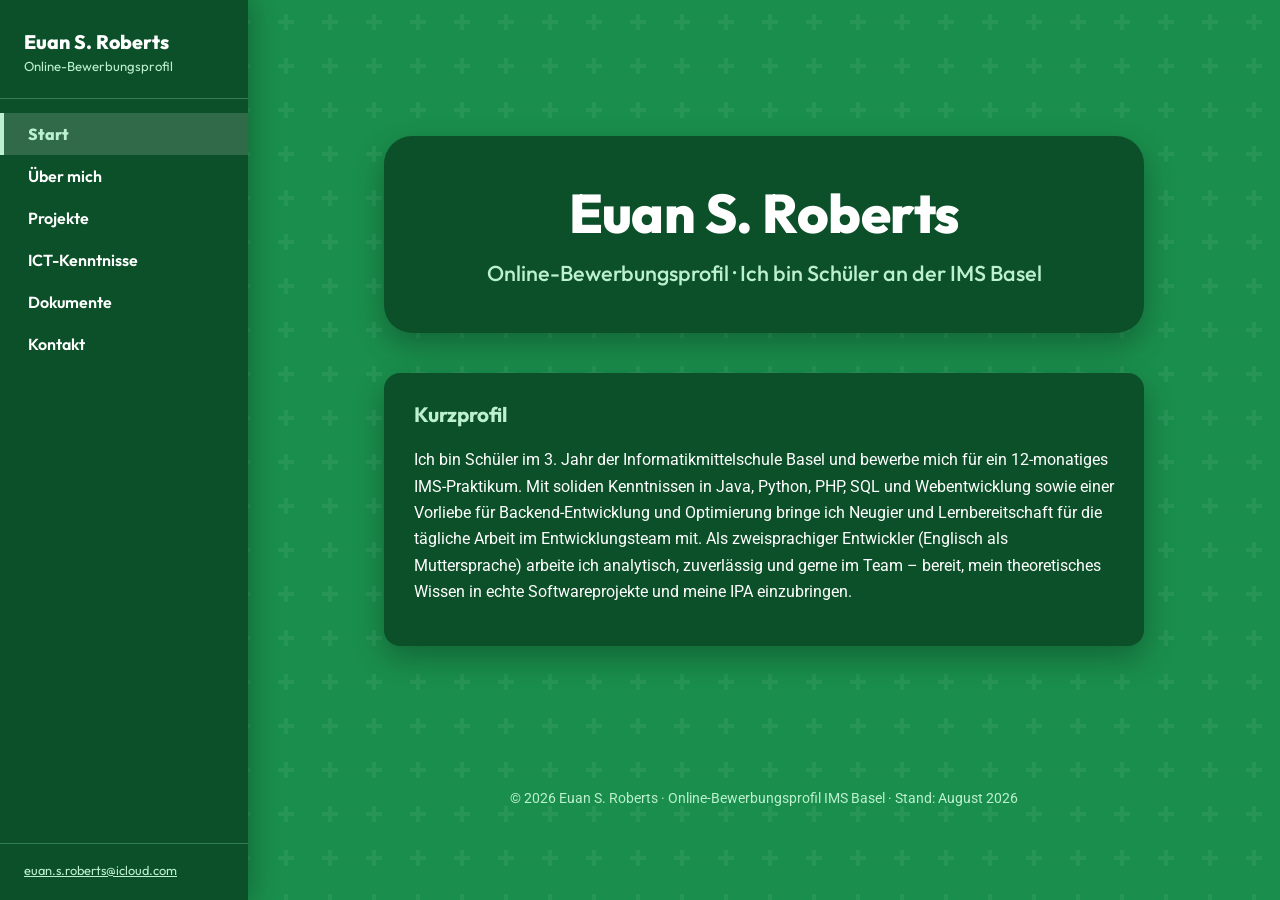
<file: index.html>
<!DOCTYPE html>
<html lang="de">
  <head>
    <meta charset="UTF-8" />
    <meta name="viewport" content="width=device-width, initial-scale=1.0" />
    <title>Euan S. Roberts | Online-Bewerbungsprofil</title>
    <meta name="description" content="Online-Bewerbungsprofil von Euan S. Roberts, Schüler an der Informatikmittelschule Basel, auf der Suche nach einem 12-monatigen IMS-Praktikum in der Applikationsentwicklung." />
    <meta name="author" content="Euan S. Roberts" />
    <link rel="icon" href="favicon.svg" type="image/svg+xml" />

    <!-- Vorschau, wenn der Link per Mail, Teams oder Chat geteilt wird -->
    <meta property="og:type" content="website" />
    <meta property="og:site_name" content="Euan S. Roberts – Online-Bewerbungsprofil" />
    <meta property="og:locale" content="de_CH" />
    <meta property="og:title" content="Euan S. Roberts – Online-Bewerbungsprofil" />
    <meta property="og:description" content="Online-Bewerbungsprofil von Euan S. Roberts, Schüler an der Informatikmittelschule Basel, auf der Suche nach einem 12-monatigen IMS-Praktikum in der Applikationsentwicklung." />
    <meta property="og:url" content="https://euansroberts.github.io/online-profil/" />
    <meta name="twitter:card" content="summary" />

    <link rel="preconnect" href="https://fonts.googleapis.com">
    <link rel="preconnect" href="https://fonts.gstatic.com" crossorigin>
    <link href="https://fonts.googleapis.com/css2?family=Outfit:wght@300..800&family=Roboto:wght@400;500&display=swap" rel="stylesheet">
    <link rel="stylesheet" href="styles/style.css">
    <script src="scripts/script.js" defer></script>
  </head>
  <body style="--h: 146;">

    <nav class="sidebar" aria-label="Hauptnavigation">
      <a class="sidebar-brand" href="index.html">
        <span class="brand-name">Euan S. Roberts</span>
        <span class="brand-role">Online-Bewerbungsprofil</span>
      </a>
      <ul class="nav-list">
        <li><a href="index.html" class="active" aria-current="page">Start</a></li>
        <li><a href="subpages/about_me.html">Über mich</a></li>
        <li><a href="subpages/projects.html">Projekte</a></li>
        <li><a href="subpages/ict_skills.html">ICT-Kenntnisse</a></li>
        <li><a href="subpages/documents.html">Dokumente</a></li>
        <li><a href="subpages/contact.html">Kontakt</a></li>
      </ul>
      <div class="sidebar-foot">
        <a href="mailto:euan.s.roberts@icloud.com">euan.s.roberts@icloud.com</a>
      </div>
    </nav>

    <main class="page page-home">

      <header class="hero">
        <div class="hero-inner">
          <h1>Euan S. Roberts</h1>
          <h2>Online-Bewerbungsprofil · Ich bin Schüler an der IMS Basel</h2>
        </div>
      </header>

      <section class="kurzprofil">
        <h2>Kurzprofil</h2>
        <p>
          Ich bin Schüler im 3. Jahr der Informatikmittelschule Basel und bewerbe
          mich für ein 12-monatiges IMS-Praktikum. Mit soliden Kenntnissen in
          Java, Python, PHP, SQL und Webentwicklung sowie einer Vorliebe für
          Backend-Entwicklung und Optimierung bringe ich Neugier und
          Lernbereitschaft für die tägliche Arbeit im Entwicklungsteam mit.
          Als zweisprachiger Entwickler (Englisch als Muttersprache) arbeite ich
          analytisch, zuverlässig und gerne im Team – bereit, mein theoretisches
          Wissen in echte Softwareprojekte und meine IPA einzubringen.
        </p>
      </section>

    </main>

    <footer class="site-footer">
      <p>© 2026 Euan S. Roberts · Online-Bewerbungsprofil IMS Basel · Stand: August 2026</p>
    </footer>

  </body>
</html>
</file>
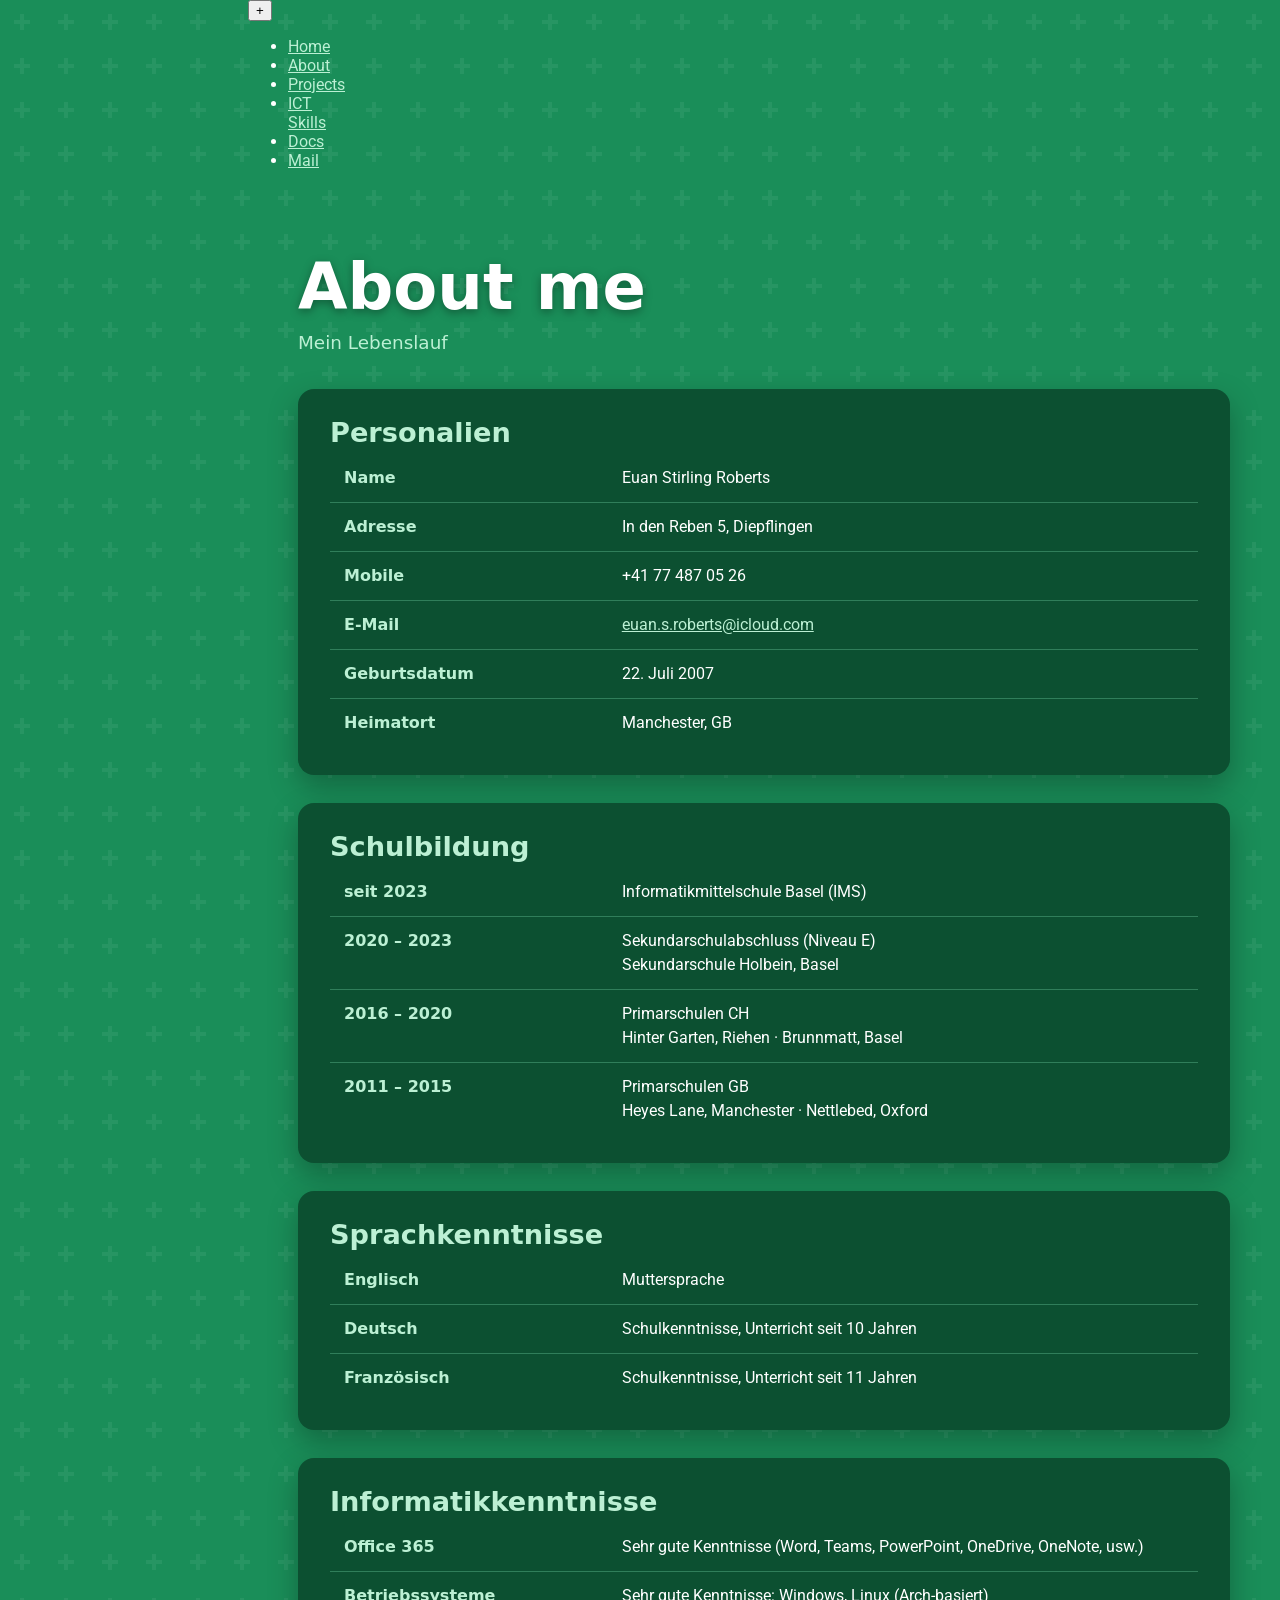
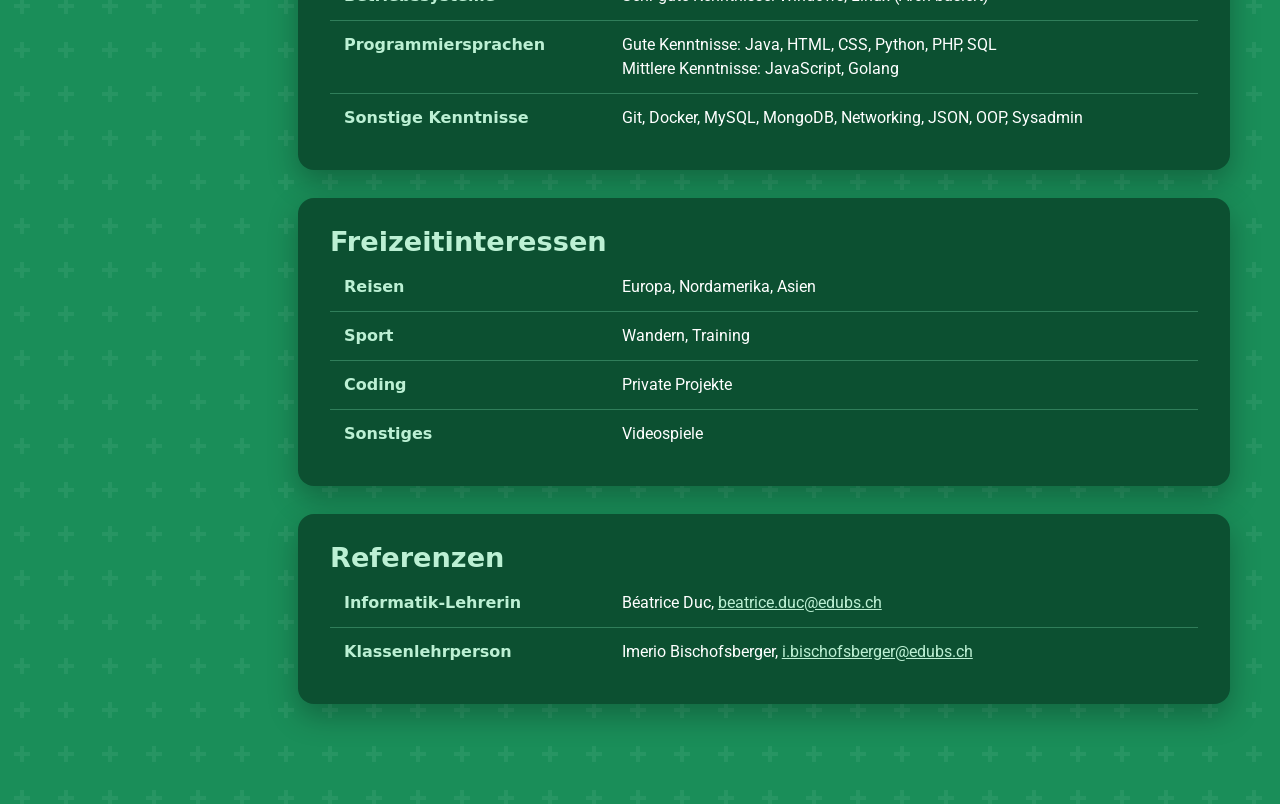
<file: about_me.html>
<!DOCTYPE html>
<html lang="de">
  <head>
    <meta charset="UTF-8" />
    <meta name="viewport" content="width=device-width, initial-scale=1.0" />
    <title>About me | Euan Roberts</title>
    <link rel="preconnect" href="https://fonts.googleapis.com">
    <link rel="preconnect" href="https://fonts.gstatic.com" crossorigin>
    <link href="https://fonts.googleapis.com/css2?family=Gluten:wght@100..900&family=Roboto:wght@400;500&display=swap" rel="stylesheet">
    <link rel="stylesheet" href="../styles/style.css">
    <script src="../scripts/script.js"></script>
    <style>
      /* The detail values (white text) use Roboto; labels keep Gluten */
      .data-table td { font-family: "Roboto", system-ui, sans-serif; }
    </style>
  </head>
  <body style="--h: 152.5;">

    <nav class="menu">
      <button class="menu-toggle" aria-label="Menü öffnen">+</button>
      <ul class="menu-items">
        <li><a href="../index.html">Home</a></li>
        <li><a href="about_me.html" class="active">About</a></li>
        <li><a href="projects.html">Projects</a></li>
        <li><a href="ict_skills.html">ICT<br>Skills</a></li>
        <li><a href="documents.html">Docs</a></li>
        <li><a href="contact.html">Mail</a></li>
      </ul>
    </nav>

    <main class="page">
      <h1 class="page-title">About me</h1>
      <p class="page-subtitle">Mein Lebenslauf</p>

      <section class="card">
        <h2>Personalien</h2>
        <table class="data-table">
          <tr><th>Name</th><td>Euan Stirling Roberts</td></tr>
          <tr><th>Adresse</th><td>In den Reben 5, Diepflingen</td></tr>
          <tr><th>Mobile</th><td>+41 77 487 05 26</td></tr>
          <tr><th>E-Mail</th><td><a href="mailto:euan.s.roberts@icloud.com">euan.s.roberts@icloud.com</a></td></tr>
          <tr><th>Geburtsdatum</th><td>22. Juli 2007</td></tr>
          <tr><th>Heimatort</th><td>Manchester, GB</td></tr>
        </table>
      </section>

      <section class="card">
        <h2>Schulbildung</h2>
        <table class="data-table">
          <tr><th>seit 2023</th><td>Informatikmittelschule Basel (IMS)</td></tr>
          <tr><th>2020 – 2023</th><td>Sekundarschulabschluss (Niveau E)<br>Sekundarschule Holbein, Basel</td></tr>
          <tr><th>2016 – 2020</th><td>Primarschulen CH<br>Hinter Garten, Riehen · Brunnmatt, Basel</td></tr>
          <tr><th>2011 – 2015</th><td>Primarschulen GB<br>Heyes Lane, Manchester · Nettlebed, Oxford</td></tr>
        </table>
      </section>

      <section class="card">
        <h2>Sprachkenntnisse</h2>
        <table class="data-table">
          <tr><th>Englisch</th><td>Muttersprache</td></tr>
          <tr><th>Deutsch</th><td>Schulkenntnisse, Unterricht seit 10 Jahren</td></tr>
          <tr><th>Französisch</th><td>Schulkenntnisse, Unterricht seit 11 Jahren</td></tr>
        </table>
      </section>

      <section class="card">
        <h2>Informatikkenntnisse</h2>
        <table class="data-table">
          <tr><th>Office 365</th><td>Sehr gute Kenntnisse (Word, Teams, PowerPoint, OneDrive, OneNote, usw.)</td></tr>
          <tr><th>Betriebssysteme</th><td>Sehr gute Kenntnisse: Windows, Linux (Arch-basiert)</td></tr>
          <tr><th>Programmiersprachen</th><td>Gute Kenntnisse: Java, HTML, CSS, Python, PHP, SQL<br>Mittlere Kenntnisse: JavaScript, Golang</td></tr>
          <tr><th>Sonstige Kenntnisse</th><td>Git, Docker, MySQL, MongoDB, Networking, JSON, OOP, Sysadmin</td></tr>
        </table>
      </section>

      <section class="card">
        <h2>Freizeitinteressen</h2>
        <table class="data-table">
          <tr><th>Reisen</th><td>Europa, Nordamerika, Asien</td></tr>
          <tr><th>Sport</th><td>Wandern, Training</td></tr>
          <tr><th>Coding</th><td>Private Projekte</td></tr>
          <tr><th>Sonstiges</th><td>Videospiele</td></tr>
        </table>
      </section>

      <section class="card">
        <h2>Referenzen</h2>
        <table class="data-table">
          <tr><th>Informatik-Lehrerin</th><td>Béatrice Duc, <a href="mailto:beatrice.duc@edubs.ch">beatrice.duc@edubs.ch</a></td></tr>
          <tr><th>Klassenlehrperson</th><td>Imerio Bischofsberger, <a href="mailto:i.bischofsberger@edubs.ch">i.bischofsberger@edubs.ch</a></td></tr>
        </table>
      </section>

    </main>
  </body>
</html>
</file>
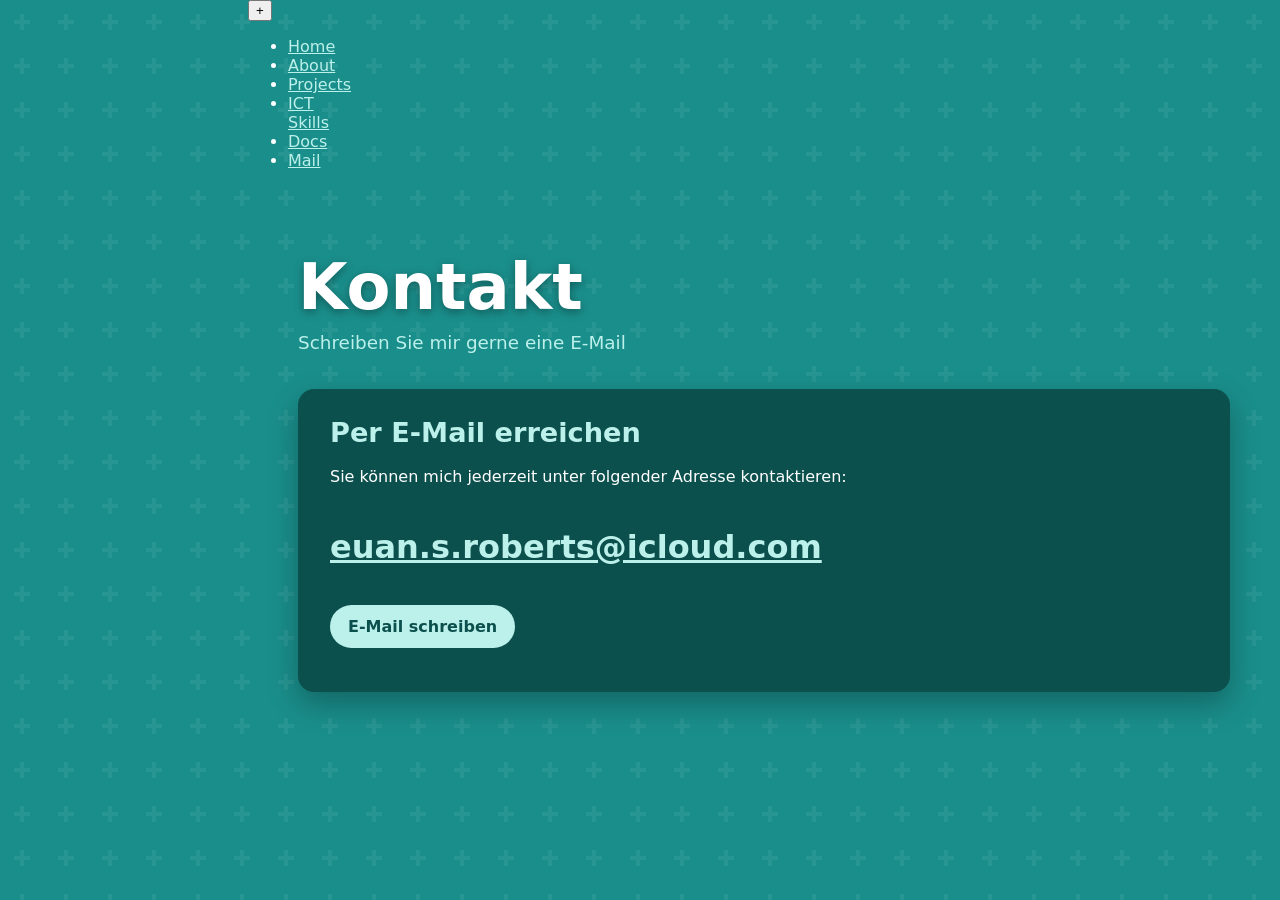
<file: contact.html>
<!DOCTYPE html>
<html lang="de">
  <head>
    <meta charset="UTF-8" />
    <meta name="viewport" content="width=device-width, initial-scale=1.0" />
    <title>Kontakt | Euan Roberts</title>
    <link rel="preconnect" href="https://fonts.googleapis.com">
    <link rel="preconnect" href="https://fonts.gstatic.com" crossorigin>
    <link href="https://fonts.googleapis.com/css2?family=Gluten:wght@100..900&display=swap" rel="stylesheet">
    <link rel="stylesheet" href="../styles/style.css">
    <script src="../scripts/script.js"></script>
  </head>
  <body style="--h: 178.5;">

    <nav class="menu">
      <button class="menu-toggle" aria-label="Menü öffnen">+</button>
      <ul class="menu-items">
        <li><a href="../index.html">Home</a></li>
        <li><a href="about_me.html">About</a></li>
        <li><a href="projects.html">Projects</a></li>
        <li><a href="ict_skills.html">ICT<br>Skills</a></li>
        <li><a href="documents.html">Docs</a></li>
        <li><a href="contact.html" class="active">Mail</a></li>
      </ul>
    </nav>

    <main class="page">
      <h1 class="page-title">Kontakt</h1>
      <p class="page-subtitle">Schreiben Sie mir gerne eine E-Mail</p>

      <section class="card">
        <h2>Per E-Mail erreichen</h2>
        <p>Sie können mich jederzeit unter folgender Adresse kontaktieren:</p>
        <p class="contact-big">
          <a href="mailto:euan.s.roberts@icloud.com">euan.s.roberts@icloud.com</a>
        </p>
        <p>
          <a class="btn"
             href="mailto:euan.s.roberts@icloud.com?subject=Bewerbung%20IMS-Praktikum%20%E2%80%93%20Euan%20Roberts">
            E-Mail schreiben
          </a>
        </p>
      </section>

    </main>
  </body>
</html>
</file>
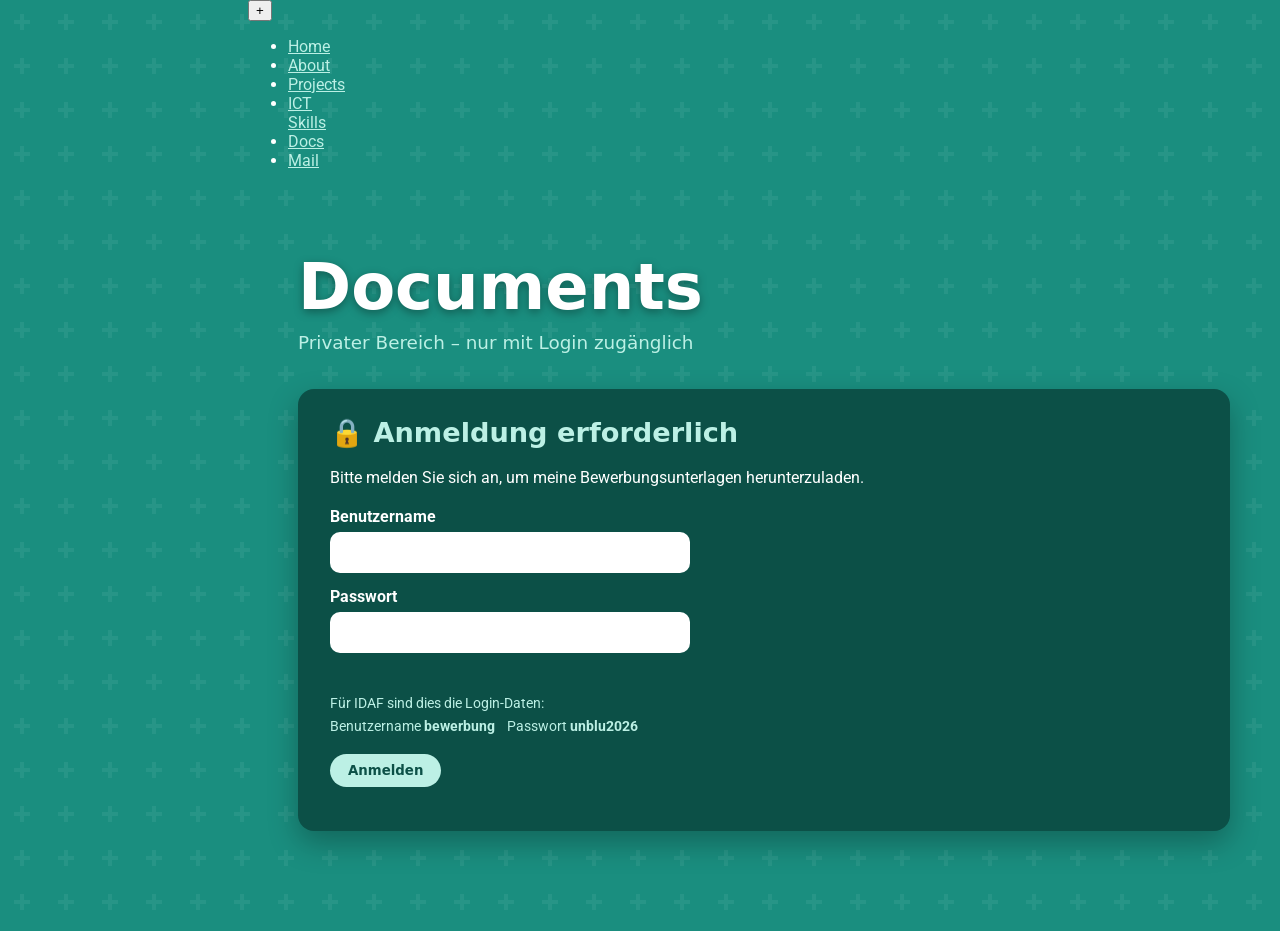
<file: documents.html>
<!DOCTYPE html>
<html lang="de">
  <head>
    <meta charset="UTF-8" />
    <meta name="viewport" content="width=device-width, initial-scale=1.0" />
    <title>Documents | Euan Roberts</title>
    <link rel="preconnect" href="https://fonts.googleapis.com">
    <link rel="preconnect" href="https://fonts.gstatic.com" crossorigin>
    <link href="https://fonts.googleapis.com/css2?family=Gluten:wght@100..900&family=Roboto:wght@400;500&display=swap" rel="stylesheet">
    <link rel="stylesheet" href="../styles/style.css">
    <script src="../scripts/script.js"></script>
  </head>
  <body style="--h: 172;">

    <nav class="menu">
      <button class="menu-toggle" aria-label="Menü öffnen">+</button>
      <ul class="menu-items">
        <li><a href="../index.html">Home</a></li>
        <li><a href="about_me.html">About</a></li>
        <li><a href="projects.html">Projects</a></li>
        <li><a href="ict_skills.html">ICT<br>Skills</a></li>
        <li><a href="documents.html" class="active">Docs</a></li>
        <li><a href="contact.html">Mail</a></li>
      </ul>
    </nav>

    <main class="page">
      <h1 class="page-title">Documents</h1>
      <p class="page-subtitle">Privater Bereich – nur mit Login zugänglich</p>

      <!-- Login box -->
      <section class="card" id="login-box">
        <h2>🔒 Anmeldung erforderlich</h2>
        <p>Bitte melden Sie sich an, um meine Bewerbungsunterlagen herunterzuladen.</p>
        <form class="login-form" id="login-form">
          <label for="username">Benutzername</label>
          <input type="text" id="username" name="username" autocomplete="username" required>
          <label for="password">Passwort</label>
          <input type="password" id="password" name="password" autocomplete="current-password" required>
          <div class="login-error" id="login-error"></div>
          <p class="legend" style="font-family: 'Roboto', system-ui, sans-serif;">
            Für IDAF sind dies die Login-Daten:<br>
            Benutzername <strong>bewerbung</strong>&nbsp;&nbsp;&nbsp; Passwort <strong>unblu2026</strong>
          </p>
          <p><button type="submit" class="btn">Anmelden</button></p>
        </form>
      </section>

      <!-- Locked content, revealed after login -->
      <section class="card hidden" id="locked-area">
        <h2>📄 Meine Bewerbungsunterlagen</h2>
        <p>Sämtliche Unterlagen stehen als PDF zum Download bereit.</p>
        <ul class="doc-list">
          <li>
            <span>Komplettes Bewerbungsdossier</span>
            <a class="btn" href="../private/IDAF_Bewerbungsdossier.pdf" download>Download</a>
          </li>
          <li>
            <span>Motivationsschreiben</span>
            <a class="btn" href="../private/IDAF_Bewerbungsdossier.pdf" download>Download</a>
          </li>
          <li>
            <span>Lebenslauf</span>
            <a class="btn" href="../private/IDAF_Bewerbungsdossier.pdf" download>Download</a>
          </li>
          <li>
            <span>Zeugnis</span>
            <a class="btn" href="../private/IDAF_Bewerbungsdossier.pdf" download>Download</a>
          </li>
          <li>
            <span>Modulnotenüberblick</span>
            <a class="btn" href="../private/IDAF_Bewerbungsdossier.pdf" download>Download</a>
          </li>
        </ul>
        <p class="legend">
          Hinweis: Motivationsschreiben, Lebenslauf, Zeugnis und
          Modulnotenüberblick sind im Bewerbungsdossier zusammengefasst.
        </p>
      </section>

    </main>
  </body>
</html>
</file>
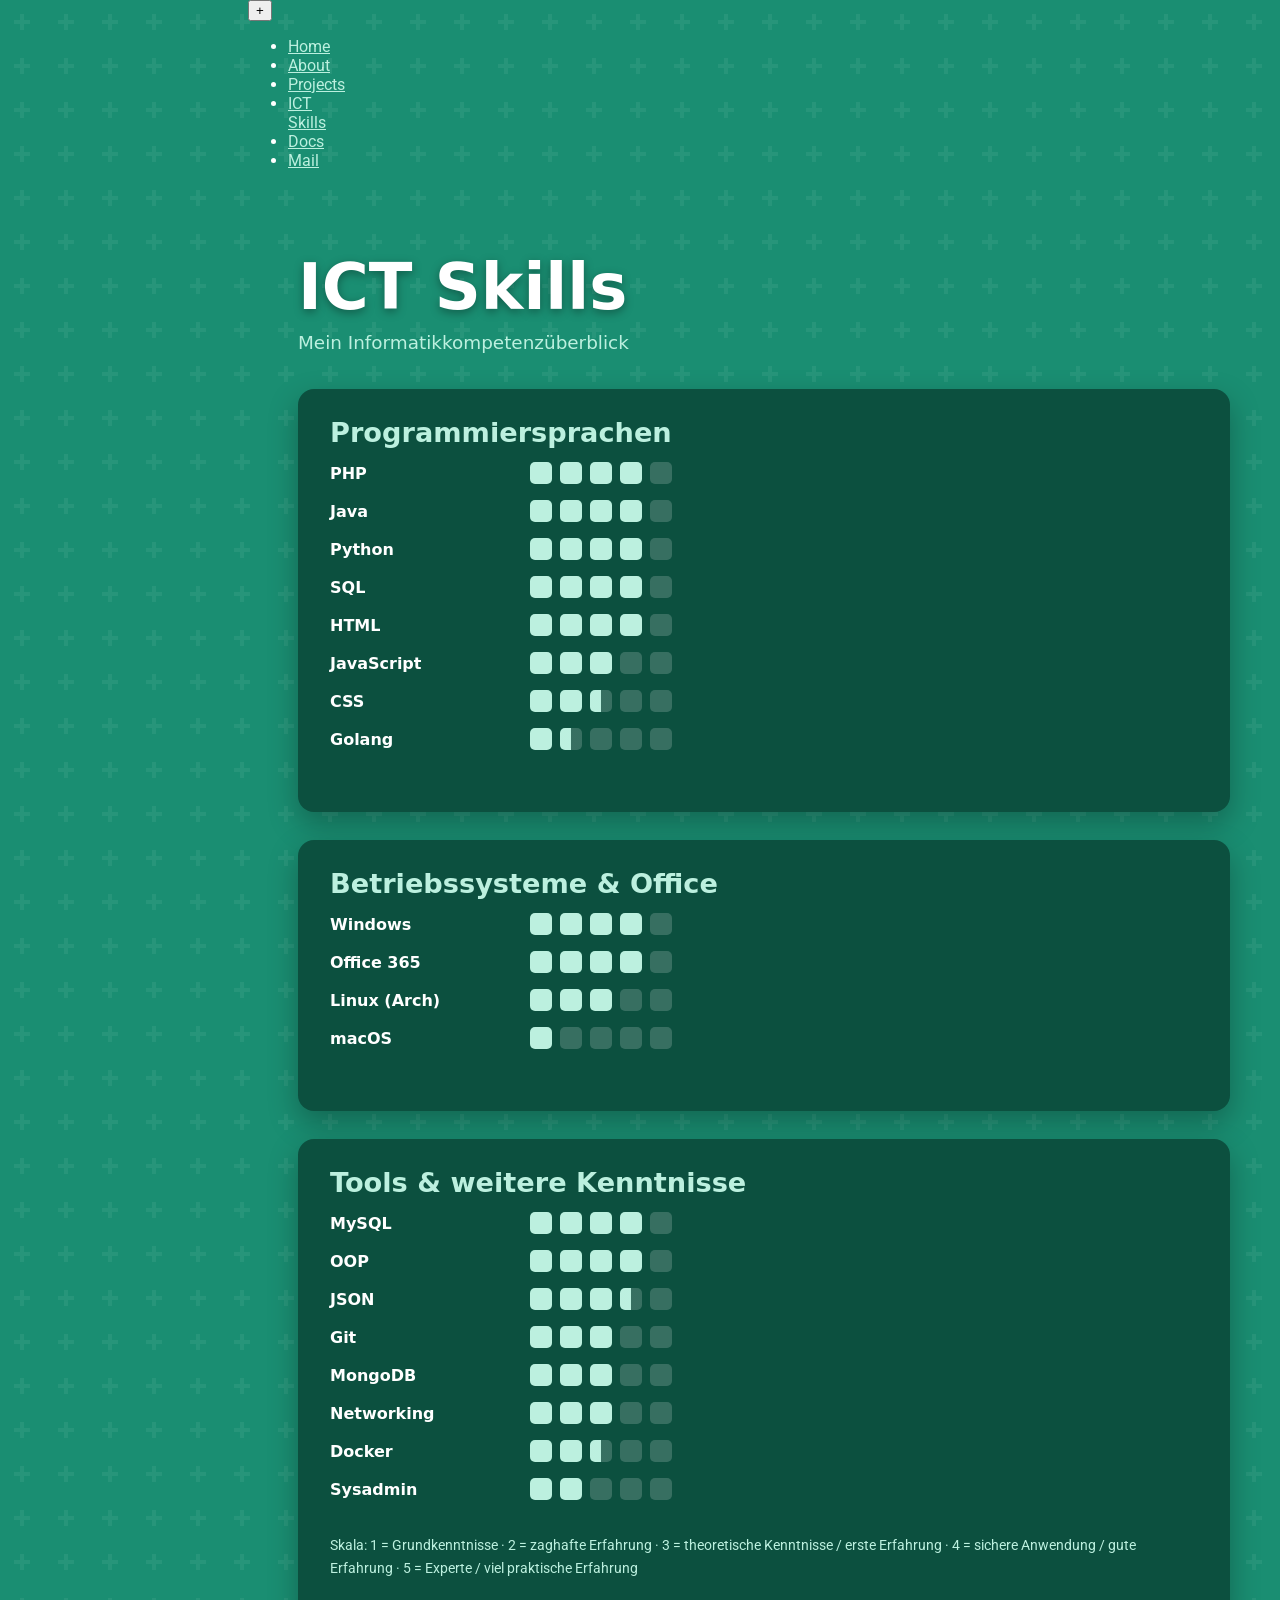
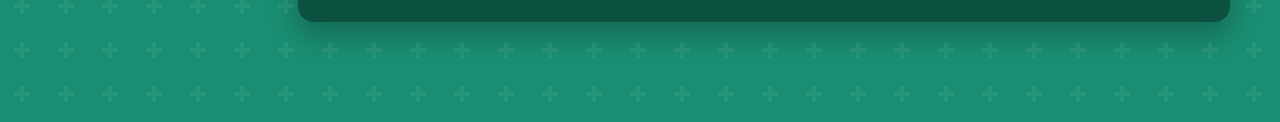
<file: ict_skills.html>
<!DOCTYPE html>
<html lang="de">
  <head>
    <meta charset="UTF-8" />
    <meta name="viewport" content="width=device-width, initial-scale=1.0" />
    <title>ICT Skills | Euan Roberts</title>
    <link rel="preconnect" href="https://fonts.googleapis.com">
    <link rel="preconnect" href="https://fonts.gstatic.com" crossorigin>
    <link href="https://fonts.googleapis.com/css2?family=Gluten:wght@100..900&family=Roboto:wght@400;500&display=swap" rel="stylesheet">
    <link rel="stylesheet" href="../styles/style.css">
    <script src="../scripts/script.js"></script>
    <style>
      /* The Skala legend uses Roboto */
      .legend { font-family: "Roboto", system-ui, sans-serif; }
    </style>
  </head>
  <body style="--h: 165.5;">

    <nav class="menu">
      <button class="menu-toggle" aria-label="Menü öffnen">+</button>
      <ul class="menu-items">
        <li><a href="../index.html">Home</a></li>
        <li><a href="about_me.html">About</a></li>
        <li><a href="projects.html">Projects</a></li>
        <li><a href="ict_skills.html" class="active">ICT<br>Skills</a></li>
        <li><a href="documents.html">Docs</a></li>
        <li><a href="contact.html">Mail</a></li>
      </ul>
    </nav>

    <main class="page">
      <h1 class="page-title">ICT Skills</h1>
      <p class="page-subtitle">Mein Informatikkompetenzüberblick</p>

      <section class="card">
        <h2>Programmiersprachen</h2>
        <div class="skill-group">
          <div class="skill"><span class="skill-name">PHP</span>
            <span class="skill-dots"><i class="dot on"></i><i class="dot on"></i><i class="dot on"></i><i class="dot on"></i><i class="dot"></i></span></div>
          <div class="skill"><span class="skill-name">Java</span>
            <span class="skill-dots"><i class="dot on"></i><i class="dot on"></i><i class="dot on"></i><i class="dot on"></i><i class="dot"></i></span></div>
          <div class="skill"><span class="skill-name">Python</span>
            <span class="skill-dots"><i class="dot on"></i><i class="dot on"></i><i class="dot on"></i><i class="dot on"></i><i class="dot"></i></span></div>
          <div class="skill"><span class="skill-name">SQL</span>
            <span class="skill-dots"><i class="dot on"></i><i class="dot on"></i><i class="dot on"></i><i class="dot on"></i><i class="dot"></i></span></div>
          <div class="skill"><span class="skill-name">HTML</span>
            <span class="skill-dots"><i class="dot on"></i><i class="dot on"></i><i class="dot on"></i><i class="dot on"></i><i class="dot"></i></span></div>
          <div class="skill"><span class="skill-name">JavaScript</span>
            <span class="skill-dots"><i class="dot on"></i><i class="dot on"></i><i class="dot on"></i><i class="dot"></i><i class="dot"></i></span></div>
          <div class="skill"><span class="skill-name">CSS</span>
            <span class="skill-dots"><i class="dot on"></i><i class="dot on"></i><i class="dot half"></i><i class="dot"></i><i class="dot"></i></span></div>
          <div class="skill"><span class="skill-name">Golang</span>
            <span class="skill-dots"><i class="dot on"></i><i class="dot half"></i><i class="dot"></i><i class="dot"></i><i class="dot"></i></span></div>
        </div>
      </section>

      <section class="card">
        <h2>Betriebssysteme &amp; Office</h2>
        <div class="skill-group">
          <div class="skill"><span class="skill-name">Windows</span>
            <span class="skill-dots"><i class="dot on"></i><i class="dot on"></i><i class="dot on"></i><i class="dot on"></i><i class="dot"></i></span></div>
          <div class="skill"><span class="skill-name">Office 365</span>
            <span class="skill-dots"><i class="dot on"></i><i class="dot on"></i><i class="dot on"></i><i class="dot on"></i><i class="dot"></i></span></div>
          <div class="skill"><span class="skill-name">Linux (Arch)</span>
            <span class="skill-dots"><i class="dot on"></i><i class="dot on"></i><i class="dot on"></i><i class="dot"></i><i class="dot"></i></span></div>
          <div class="skill"><span class="skill-name">macOS</span>
            <span class="skill-dots"><i class="dot on"></i><i class="dot"></i><i class="dot"></i><i class="dot"></i><i class="dot"></i></span></div>
        </div>
      </section>

      <section class="card">
        <h2>Tools &amp; weitere Kenntnisse</h2>
        <div class="skill-group">
          <div class="skill"><span class="skill-name">MySQL</span>
            <span class="skill-dots"><i class="dot on"></i><i class="dot on"></i><i class="dot on"></i><i class="dot on"></i><i class="dot"></i></span></div>
          <div class="skill"><span class="skill-name">OOP</span>
            <span class="skill-dots"><i class="dot on"></i><i class="dot on"></i><i class="dot on"></i><i class="dot on"></i><i class="dot"></i></span></div>
          <div class="skill"><span class="skill-name">JSON</span>
            <span class="skill-dots"><i class="dot on"></i><i class="dot on"></i><i class="dot on"></i><i class="dot half"></i><i class="dot"></i></span></div>
          <div class="skill"><span class="skill-name">Git</span>
            <span class="skill-dots"><i class="dot on"></i><i class="dot on"></i><i class="dot on"></i><i class="dot"></i><i class="dot"></i></span></div>
          <div class="skill"><span class="skill-name">MongoDB</span>
            <span class="skill-dots"><i class="dot on"></i><i class="dot on"></i><i class="dot on"></i><i class="dot"></i><i class="dot"></i></span></div>
          <div class="skill"><span class="skill-name">Networking</span>
            <span class="skill-dots"><i class="dot on"></i><i class="dot on"></i><i class="dot on"></i><i class="dot"></i><i class="dot"></i></span></div>
          <div class="skill"><span class="skill-name">Docker</span>
            <span class="skill-dots"><i class="dot on"></i><i class="dot on"></i><i class="dot half"></i><i class="dot"></i><i class="dot"></i></span></div>
          <div class="skill"><span class="skill-name">Sysadmin</span>
            <span class="skill-dots"><i class="dot on"></i><i class="dot on"></i><i class="dot"></i><i class="dot"></i><i class="dot"></i></span></div>
        </div>
        <p class="legend">
          Skala: 1 = Grundkenntnisse · 2 = zaghafte Erfahrung · 3 = theoretische
          Kenntnisse / erste Erfahrung · 4 = sichere Anwendung / gute Erfahrung ·
          5 = Experte / viel praktische Erfahrung
        </p>
      </section>

    </main>
  </body>
</html>
</file>
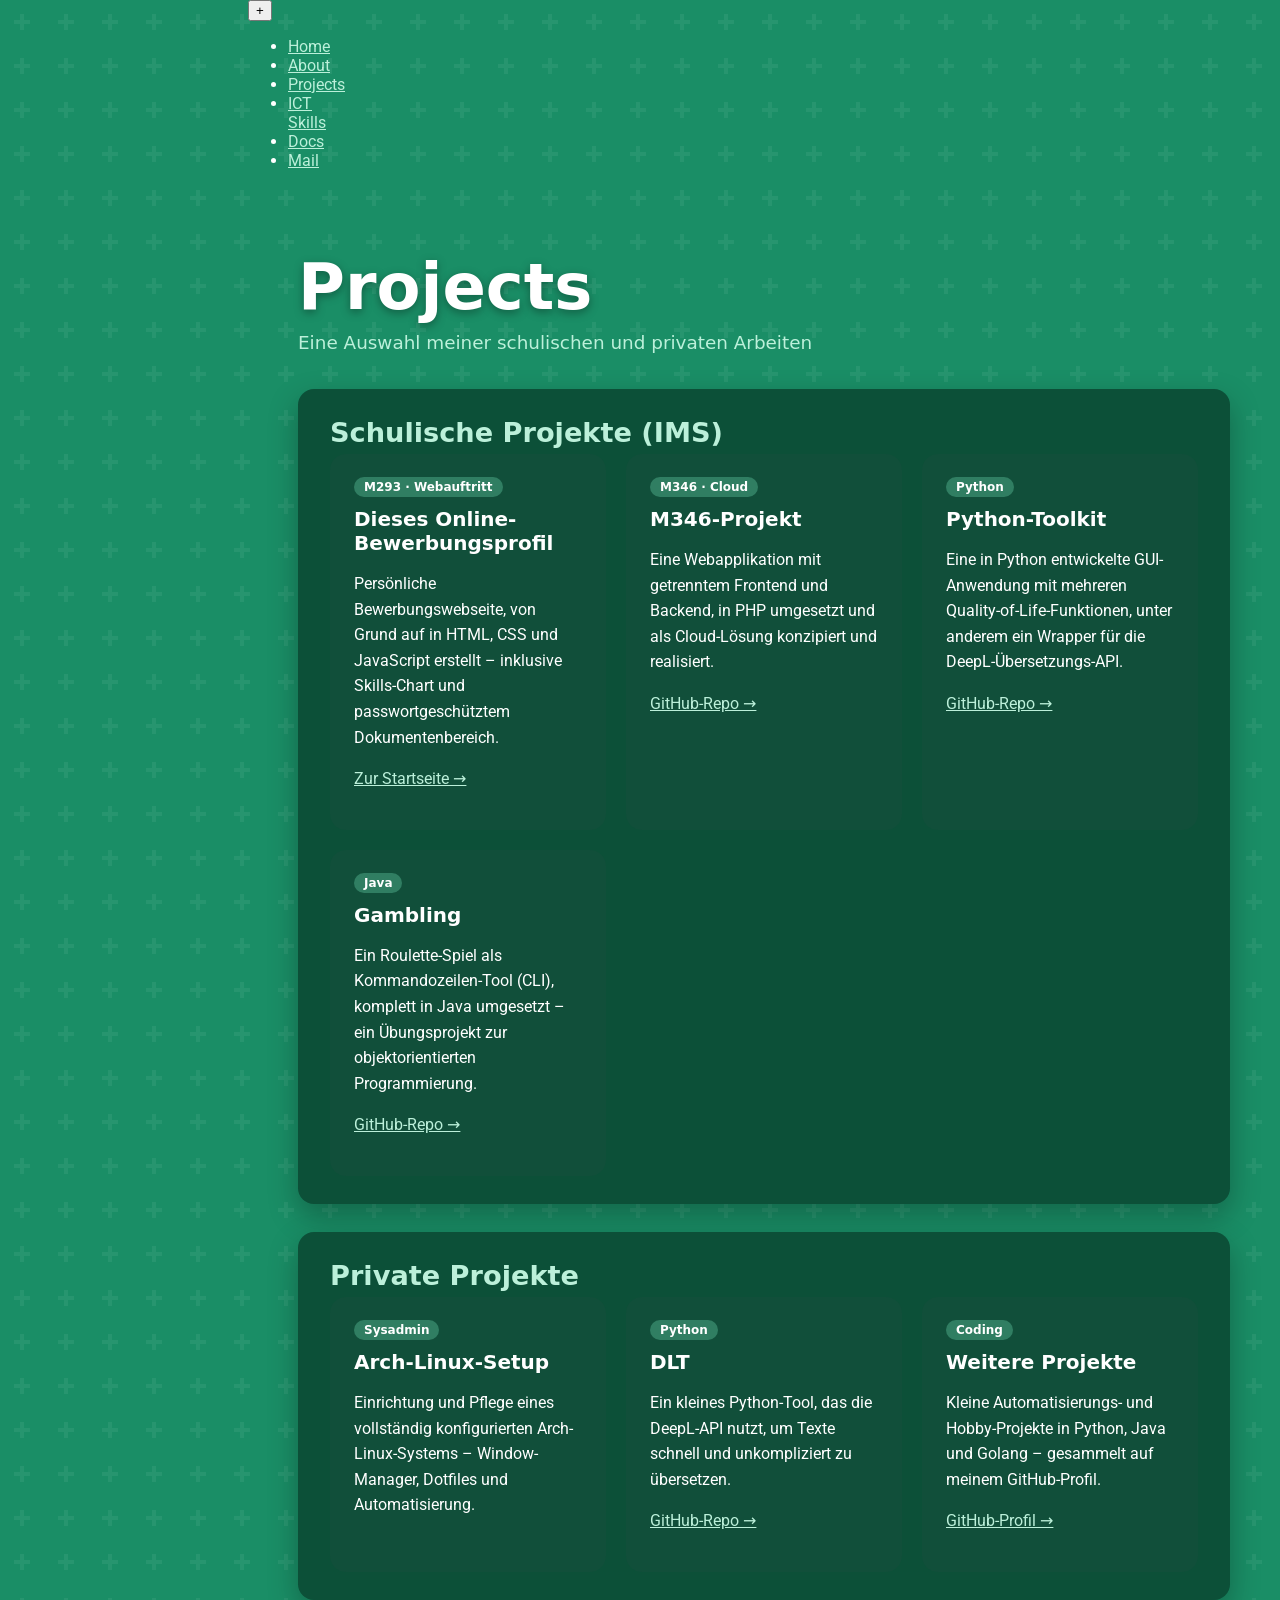
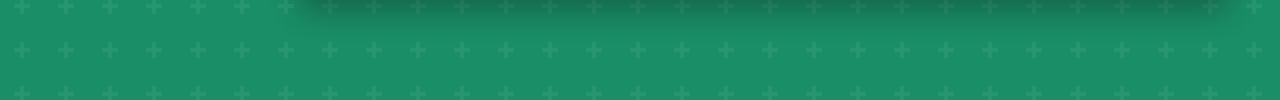
<file: projects.html>
<!DOCTYPE html>
<html lang="de">
  <head>
    <meta charset="UTF-8" />
    <meta name="viewport" content="width=device-width, initial-scale=1.0" />
    <title>Projects | Euan Roberts</title>
    <link rel="preconnect" href="https://fonts.googleapis.com">
    <link rel="preconnect" href="https://fonts.gstatic.com" crossorigin>
    <link href="https://fonts.googleapis.com/css2?family=Gluten:wght@100..900&family=Roboto:wght@400;500&display=swap" rel="stylesheet">
    <link rel="stylesheet" href="../styles/style.css">
    <script src="../scripts/script.js"></script>
    <style>
      /* Project descriptions use Roboto */
      .project p { font-family: "Roboto", system-ui, sans-serif; }
    </style>
  </head>
  <body style="--h: 159;">

    <nav class="menu">
      <button class="menu-toggle" aria-label="Menü öffnen">+</button>
      <ul class="menu-items">
        <li><a href="../index.html">Home</a></li>
        <li><a href="about_me.html">About</a></li>
        <li><a href="projects.html" class="active">Projects</a></li>
        <li><a href="ict_skills.html">ICT<br>Skills</a></li>
        <li><a href="documents.html">Docs</a></li>
        <li><a href="contact.html">Mail</a></li>
      </ul>
    </nav>

    <main class="page">
      <h1 class="page-title">Projects</h1>
      <p class="page-subtitle">Eine Auswahl meiner schulischen und privaten Arbeiten</p>

      <section class="card">
        <h2>Schulische Projekte (IMS)</h2>
        <div class="project-grid">

          <article class="project">
            <span class="tag">M293 · Webauftritt</span>
            <h3>Dieses Online-Bewerbungsprofil</h3>
            <p>
              Persönliche Bewerbungswebseite, von Grund auf in HTML, CSS und
              JavaScript erstellt – inklusive Skills-Chart und passwortgeschütztem
              Dokumentenbereich.
            </p>
            <p><a href="../index.html">Zur Startseite&nbsp;→</a></p>
          </article>

          <article class="project">
            <span class="tag">M346 · Cloud</span>
            <h3>M346-Projekt</h3>
            <p>
              Eine Webapplikation mit getrenntem Frontend und Backend, in PHP
              umgesetzt und als Cloud-Lösung konzipiert und realisiert.
            </p>
            <p><a href="https://github.com/euansroberts/m346-project" target="_blank" rel="noopener">GitHub-Repo&nbsp;→</a></p>
          </article>

          <article class="project">
            <span class="tag">Python</span>
            <h3>Python-Toolkit</h3>
            <p>
              Eine in Python entwickelte GUI-Anwendung mit mehreren
              Quality-of-Life-Funktionen, unter anderem ein Wrapper für die
              DeepL-Übersetzungs-API.
            </p>
            <p><a href="https://github.com/euansroberts/Python-Toolkit" target="_blank" rel="noopener">GitHub-Repo&nbsp;→</a></p>
          </article>

          <article class="project">
            <span class="tag">Java</span>
            <h3>Gambling</h3>
            <p>
              Ein Roulette-Spiel als Kommandozeilen-Tool (CLI), komplett in Java
              umgesetzt – ein Übungsprojekt zur objektorientierten Programmierung.
            </p>
            <p><a href="https://github.com/euansroberts/gambling" target="_blank" rel="noopener">GitHub-Repo&nbsp;→</a></p>
          </article>

        </div>
      </section>

      <section class="card">
        <h2>Private Projekte</h2>
        <div class="project-grid">

          <article class="project">
            <span class="tag">Sysadmin</span>
            <h3>Arch-Linux-Setup</h3>
            <p>
              Einrichtung und Pflege eines vollständig konfigurierten
              Arch-Linux-Systems – Window-Manager, Dotfiles und Automatisierung.
            </p>
          </article>

          <article class="project">
            <span class="tag">Python</span>
            <h3>DLT</h3>
            <p>
              Ein kleines Python-Tool, das die DeepL-API nutzt, um Texte
              schnell und unkompliziert zu übersetzen.
            </p>
            <p><a href="https://github.com/euansroberts/DLT" target="_blank" rel="noopener">GitHub-Repo&nbsp;→</a></p>
          </article>

          <article class="project">
            <span class="tag">Coding</span>
            <h3>Weitere Projekte</h3>
            <p>
              Kleine Automatisierungs- und Hobby-Projekte in Python, Java und
              Golang – gesammelt auf meinem GitHub-Profil.
            </p>
            <p><a href="https://github.com/euansroberts" target="_blank" rel="noopener">GitHub-Profil&nbsp;→</a></p>
          </article>

        </div>
      </section>

    </main>
  </body>
</html>
</file>
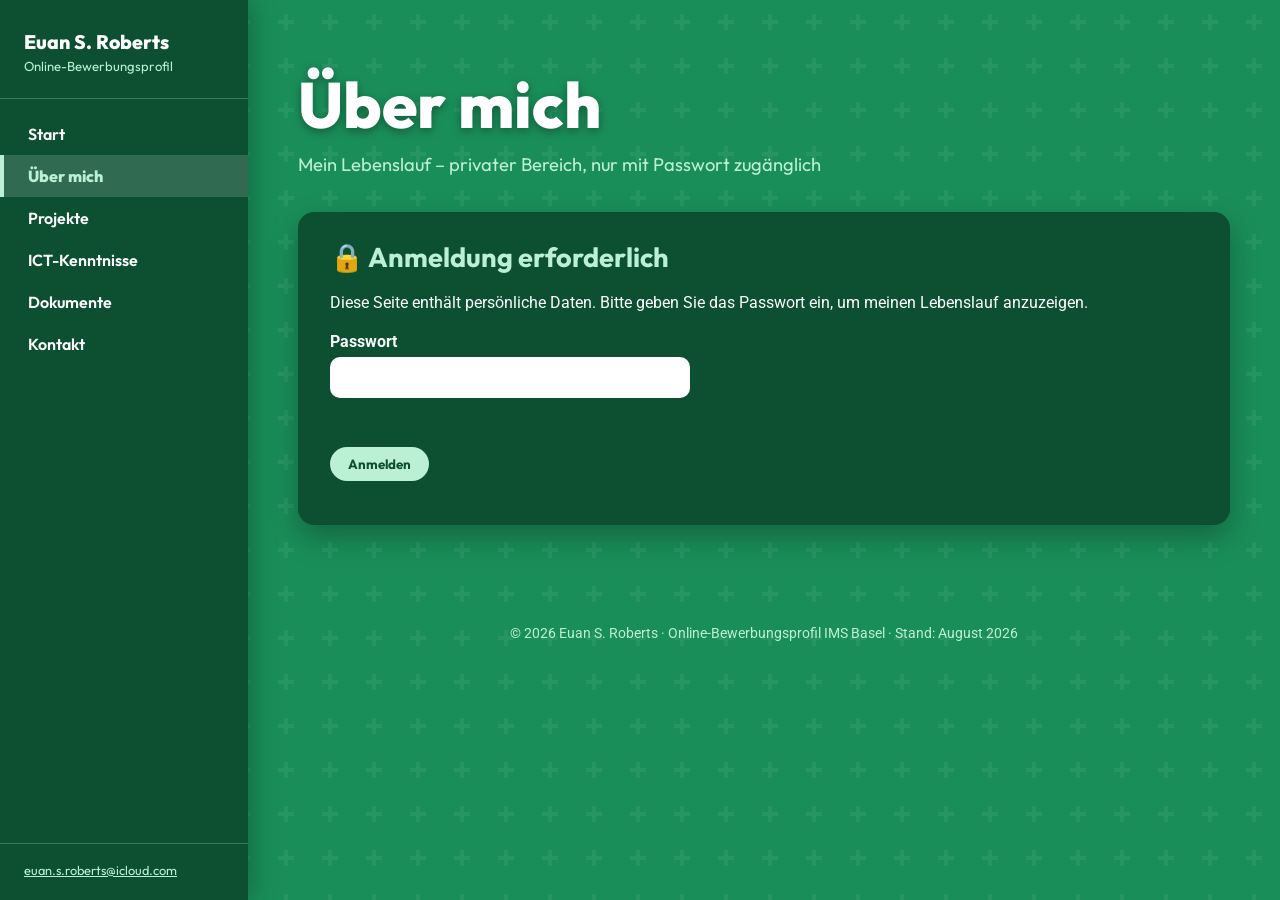
<file: subpages/about_me.html>
<!DOCTYPE html>
<html lang="de">
  <head>
    <meta charset="UTF-8" />
    <meta name="viewport" content="width=device-width, initial-scale=1.0" />
    <title>Über mich | Euan S. Roberts</title>
    <meta name="description" content="Lebenslauf von Euan S. Roberts: Schulbildung, Sprach- und Informatikkenntnisse, Freizeitinteressen und Referenzen." />
    <meta name="author" content="Euan S. Roberts" />
    <link rel="icon" href="../favicon.svg" type="image/svg+xml" />

    <!-- Vorschau, wenn der Link per Mail, Teams oder Chat geteilt wird -->
    <meta property="og:type" content="website" />
    <meta property="og:site_name" content="Euan S. Roberts – Online-Bewerbungsprofil" />
    <meta property="og:locale" content="de_CH" />
    <meta property="og:title" content="Über mich – Euan S. Roberts" />
    <meta property="og:description" content="Lebenslauf von Euan S. Roberts: Schulbildung, Sprach- und Informatikkenntnisse, Freizeitinteressen und Referenzen." />
    <meta property="og:url" content="https://euansroberts.github.io/online-profil/subpages/about_me.html" />
    <meta name="twitter:card" content="summary" />

    <link rel="preconnect" href="https://fonts.googleapis.com">
    <link rel="preconnect" href="https://fonts.gstatic.com" crossorigin>
    <link href="https://fonts.googleapis.com/css2?family=Outfit:wght@300..800&family=Roboto:wght@400;500&display=swap" rel="stylesheet">
    <link rel="stylesheet" href="../styles/style.css">
    <script src="../scripts/script.js" defer></script>
  </head>
  <body style="--h: 152.5;">

    <nav class="sidebar" aria-label="Hauptnavigation">
      <a class="sidebar-brand" href="../index.html">
        <span class="brand-name">Euan S. Roberts</span>
        <span class="brand-role">Online-Bewerbungsprofil</span>
      </a>
      <ul class="nav-list">
        <li><a href="../index.html">Start</a></li>
        <li><a href="about_me.html" class="active" aria-current="page">Über mich</a></li>
        <li><a href="projects.html">Projekte</a></li>
        <li><a href="ict_skills.html">ICT-Kenntnisse</a></li>
        <li><a href="documents.html">Dokumente</a></li>
        <li><a href="contact.html">Kontakt</a></li>
      </ul>
      <div class="sidebar-foot">
        <a href="mailto:euan.s.roberts@icloud.com">euan.s.roberts@icloud.com</a>
      </div>
    </nav>

    <main class="page">
      <h1 class="page-title">Über mich</h1>
      <p class="page-subtitle">Mein Lebenslauf – privater Bereich, nur mit Passwort zugänglich</p>

      <!-- Login box: this page holds personal data, so it is password protected -->
      <section class="card" id="login-box">
        <h2>🔒 Anmeldung erforderlich</h2>
        <p>
          Diese Seite enthält persönliche Daten. Bitte geben Sie das Passwort
          ein, um meinen Lebenslauf anzuzeigen.
        </p>
        <form class="login-form" id="login-form">
          <label for="password">Passwort</label>
          <input type="password" id="password" name="password" autocomplete="current-password" required>
          <div class="login-error" id="login-error" role="alert"></div>
          <noscript>
            <p class="login-error">Für den geschützten Bereich wird JavaScript benötigt.</p>
          </noscript>
          <p><button type="submit" class="btn">Anmelden</button></p>
        </form>
      </section>

      <!-- Sichtbar, sobald man angemeldet ist -->
      <div class="logout-bar hidden" id="logout-bar">
        <span>🔓 Angemeldet</span>
        <button type="button" class="btn" id="logout-btn">Abmelden</button>
      </div>

      <!-- Personal data, revealed after login -->
      <div class="hidden" id="locked-area">

        <section class="card">
          <h2>Personalien</h2>
          <table class="data-table">
            <tr><th>Name</th><td>Euan Stirling Roberts</td></tr>
            <tr><th>Adresse</th><td>In den Reben 5, Diepflingen</td></tr>
            <tr><th>Mobile</th><td>+41 77 487 05 26</td></tr>
            <tr><th>E-Mail</th><td><a href="mailto:euan.s.roberts@icloud.com">euan.s.roberts@icloud.com</a></td></tr>
            <tr><th>Geburtsdatum</th><td>22. Juli 2007</td></tr>
            <tr><th>Heimatort</th><td>Manchester, GB</td></tr>
          </table>
        </section>

        <section class="card">
          <h2>Schulbildung</h2>
          <table class="data-table">
            <tr><th>seit 2023</th><td>Informatikmittelschule Basel (IMS)</td></tr>
            <tr><th>2020 – 2023</th><td>Sekundarschulabschluss (Niveau E)<br>Sekundarschule Holbein, Basel</td></tr>
            <tr><th>2016 – 2020</th><td>Primarschulen CH<br>Hinter Garten, Riehen · Brunnmatt, Basel</td></tr>
            <tr><th>2011 – 2015</th><td>Primarschulen GB<br>Heyes Lane, Manchester · Nettlebed, Oxford</td></tr>
          </table>
        </section>

        <section class="card">
          <h2>Sprachkenntnisse</h2>
          <table class="data-table">
            <tr><th>Englisch</th><td>Muttersprache</td></tr>
            <tr><th>Deutsch</th><td>Fliessend in Wort und Schrift, Unterricht seit 10 Jahren</td></tr>
            <tr><th>Französisch</th><td>Schulkenntnisse, Unterricht seit 11 Jahren</td></tr>
          </table>
        </section>

        <section class="card">
          <h2>Informatikkenntnisse</h2>
          <table class="data-table">
            <tr><th>Office 365</th><td>Sehr gute Kenntnisse (Word, Teams, PowerPoint, OneDrive, OneNote, usw.)</td></tr>
            <tr><th>Betriebssysteme</th><td>Sehr gute Kenntnisse: Windows, Linux (Arch-basiert)</td></tr>
            <tr><th>Programmiersprachen</th><td>Gute Kenntnisse: Java, HTML, CSS, Python, PHP, SQL<br>Mittlere Kenntnisse: JavaScript, Golang</td></tr>
            <tr><th>Sonstige Kenntnisse</th><td>Git, Docker, MySQL, MongoDB, Networking, JSON, OOP, Sysadmin</td></tr>
          </table>
        </section>

        <section class="card">
          <h2>Freizeitinteressen</h2>
          <table class="data-table">
            <tr><th>Reisen</th><td>Europa, Nordamerika, Asien</td></tr>
            <tr><th>Sport</th><td>Wandern, Training</td></tr>
            <tr><th>Coding</th><td>Private Projekte</td></tr>
            <tr><th>Sonstiges</th><td>Videospiele</td></tr>
          </table>
        </section>

        <section class="card">
          <h2>Referenzen</h2>
          <table class="data-table">
            <tr><th>Informatik-Lehrerin</th><td>Béatrice Duc, <a href="mailto:beatrice.duc@edubs.ch">beatrice.duc@edubs.ch</a></td></tr>
            <tr><th>Deutsch-Lehrer</th><td>Simon Kunz, <a href="mailto:simon.kunz@edubs.ch">simon.kunz@edubs.ch</a></td></tr>
          </table>
        </section>

      </div>

    </main>

    <footer class="site-footer">
      <p>© 2026 Euan S. Roberts · Online-Bewerbungsprofil IMS Basel · Stand: August 2026</p>
    </footer>
  </body>
</html>
</file>
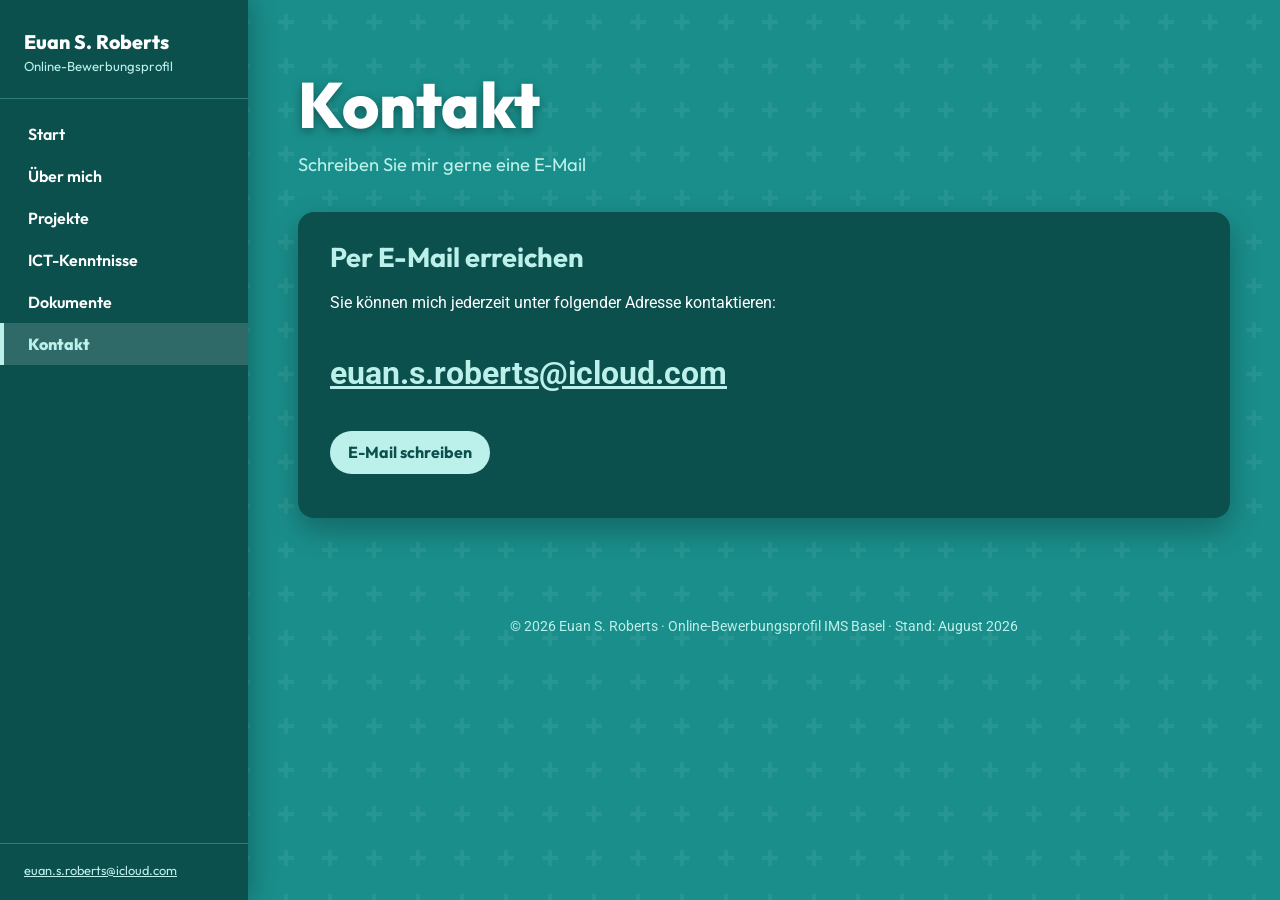
<file: subpages/contact.html>
<!DOCTYPE html>
<html lang="de">
  <head>
    <meta charset="UTF-8" />
    <meta name="viewport" content="width=device-width, initial-scale=1.0" />
    <title>Kontakt | Euan S. Roberts</title>
    <meta name="description" content="Kontaktmöglichkeit zu Euan S. Roberts – Bewerbung für ein IMS-Praktikum in der Applikationsentwicklung." />
    <meta name="author" content="Euan S. Roberts" />
    <link rel="icon" href="../favicon.svg" type="image/svg+xml" />

    <!-- Vorschau, wenn der Link per Mail, Teams oder Chat geteilt wird -->
    <meta property="og:type" content="website" />
    <meta property="og:site_name" content="Euan S. Roberts – Online-Bewerbungsprofil" />
    <meta property="og:locale" content="de_CH" />
    <meta property="og:title" content="Kontakt – Euan S. Roberts" />
    <meta property="og:description" content="Kontaktmöglichkeit zu Euan S. Roberts – Bewerbung für ein IMS-Praktikum in der Applikationsentwicklung." />
    <meta property="og:url" content="https://euansroberts.github.io/online-profil/subpages/contact.html" />
    <meta name="twitter:card" content="summary" />

    <link rel="preconnect" href="https://fonts.googleapis.com">
    <link rel="preconnect" href="https://fonts.gstatic.com" crossorigin>
    <link href="https://fonts.googleapis.com/css2?family=Outfit:wght@300..800&family=Roboto:wght@400;500&display=swap" rel="stylesheet">
    <link rel="stylesheet" href="../styles/style.css">
    <script src="../scripts/script.js" defer></script>
  </head>
  <body style="--h: 178.5;">

    <nav class="sidebar" aria-label="Hauptnavigation">
      <a class="sidebar-brand" href="../index.html">
        <span class="brand-name">Euan S. Roberts</span>
        <span class="brand-role">Online-Bewerbungsprofil</span>
      </a>
      <ul class="nav-list">
        <li><a href="../index.html">Start</a></li>
        <li><a href="about_me.html">Über mich</a></li>
        <li><a href="projects.html">Projekte</a></li>
        <li><a href="ict_skills.html">ICT-Kenntnisse</a></li>
        <li><a href="documents.html">Dokumente</a></li>
        <li><a href="contact.html" class="active" aria-current="page">Kontakt</a></li>
      </ul>
      <div class="sidebar-foot">
        <a href="mailto:euan.s.roberts@icloud.com">euan.s.roberts@icloud.com</a>
      </div>
    </nav>

    <main class="page">
      <h1 class="page-title">Kontakt</h1>
      <p class="page-subtitle">Schreiben Sie mir gerne eine E-Mail</p>

      <section class="card">
        <h2>Per E-Mail erreichen</h2>
        <p>Sie können mich jederzeit unter folgender Adresse kontaktieren:</p>
        <p class="contact-big">
          <a href="mailto:euan.s.roberts@icloud.com">euan.s.roberts@icloud.com</a>
        </p>
        <p>
          <a class="btn"
             href="mailto:euan.s.roberts@icloud.com?subject=Bewerbung%20IMS-Praktikum%20%E2%80%93%20Euan%20Roberts">
            E-Mail schreiben
          </a>
        </p>
      </section>

    </main>

    <footer class="site-footer">
      <p>© 2026 Euan S. Roberts · Online-Bewerbungsprofil IMS Basel · Stand: August 2026</p>
    </footer>
  </body>
</html>
</file>
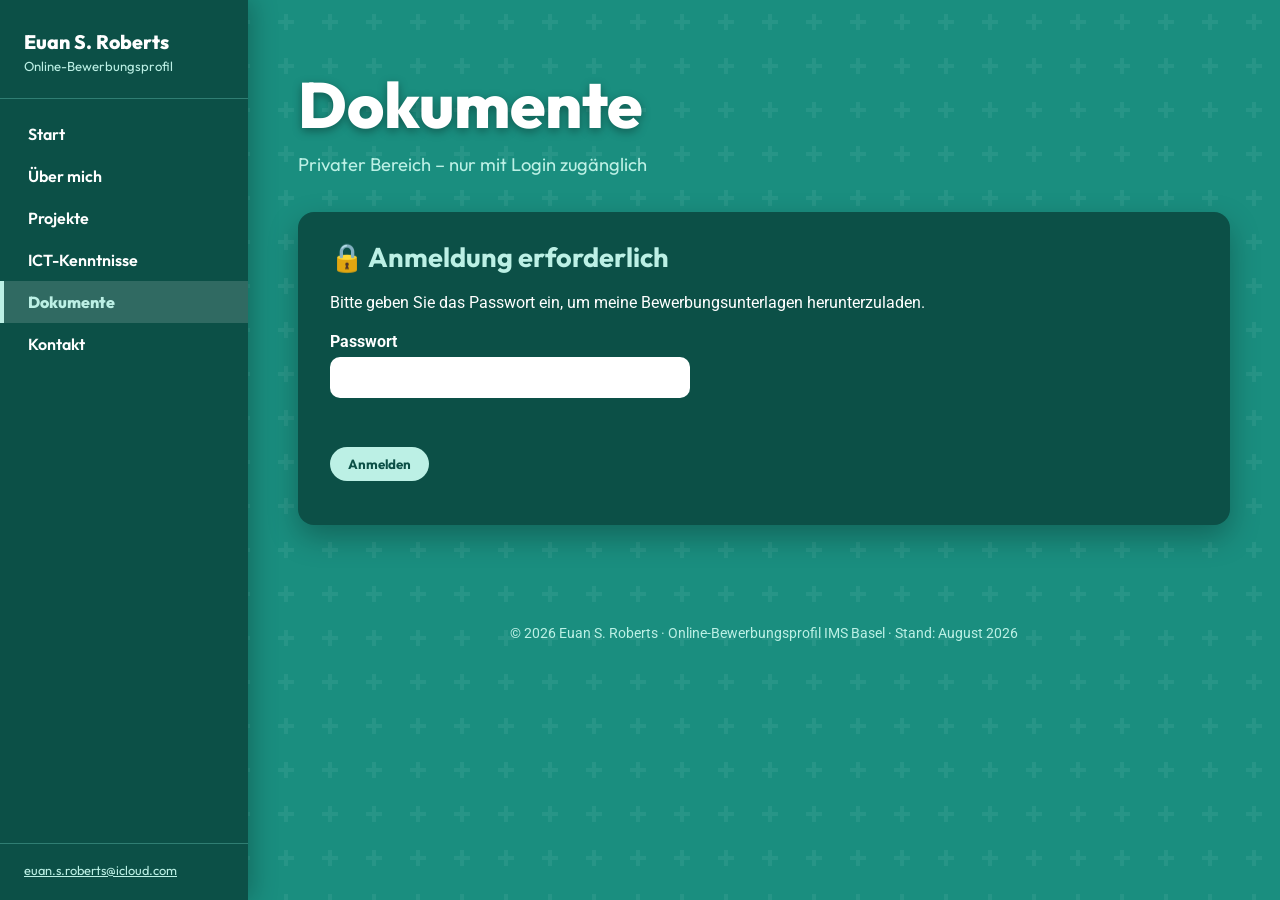
<file: subpages/documents.html>
<!DOCTYPE html>
<html lang="de">
  <head>
    <meta charset="UTF-8" />
    <meta name="viewport" content="width=device-width, initial-scale=1.0" />
    <title>Dokumente | Euan S. Roberts</title>
    <meta name="description" content="Bewerbungsunterlagen von Euan S. Roberts als PDF zum Herunterladen – geschützter Bereich mit Login." />
    <meta name="author" content="Euan S. Roberts" />
    <link rel="icon" href="../favicon.svg" type="image/svg+xml" />

    <!-- Vorschau, wenn der Link per Mail, Teams oder Chat geteilt wird -->
    <meta property="og:type" content="website" />
    <meta property="og:site_name" content="Euan S. Roberts – Online-Bewerbungsprofil" />
    <meta property="og:locale" content="de_CH" />
    <meta property="og:title" content="Dokumente – Euan S. Roberts" />
    <meta property="og:description" content="Bewerbungsunterlagen von Euan S. Roberts als PDF zum Herunterladen – geschützter Bereich mit Login." />
    <meta property="og:url" content="https://euansroberts.github.io/online-profil/subpages/documents.html" />
    <meta name="twitter:card" content="summary" />

    <link rel="preconnect" href="https://fonts.googleapis.com">
    <link rel="preconnect" href="https://fonts.gstatic.com" crossorigin>
    <link href="https://fonts.googleapis.com/css2?family=Outfit:wght@300..800&family=Roboto:wght@400;500&display=swap" rel="stylesheet">
    <link rel="stylesheet" href="../styles/style.css">
    <script src="../scripts/script.js" defer></script>
  </head>
  <body style="--h: 172;">

    <nav class="sidebar" aria-label="Hauptnavigation">
      <a class="sidebar-brand" href="../index.html">
        <span class="brand-name">Euan S. Roberts</span>
        <span class="brand-role">Online-Bewerbungsprofil</span>
      </a>
      <ul class="nav-list">
        <li><a href="../index.html">Start</a></li>
        <li><a href="about_me.html">Über mich</a></li>
        <li><a href="projects.html">Projekte</a></li>
        <li><a href="ict_skills.html">ICT-Kenntnisse</a></li>
        <li><a href="documents.html" class="active" aria-current="page">Dokumente</a></li>
        <li><a href="contact.html">Kontakt</a></li>
      </ul>
      <div class="sidebar-foot">
        <a href="mailto:euan.s.roberts@icloud.com">euan.s.roberts@icloud.com</a>
      </div>
    </nav>

    <main class="page">
      <h1 class="page-title">Dokumente</h1>
      <p class="page-subtitle">Privater Bereich – nur mit Login zugänglich</p>

      <!-- Login box -->
      <section class="card" id="login-box">
        <h2>🔒 Anmeldung erforderlich</h2>
        <p>Bitte geben Sie das Passwort ein, um meine Bewerbungsunterlagen herunterzuladen.</p>
        <form class="login-form" id="login-form">
          <label for="password">Passwort</label>
          <input type="password" id="password" name="password" autocomplete="current-password" required>
          <div class="login-error" id="login-error" role="alert"></div>
          <noscript>
            <p class="login-error">Für den geschützten Bereich wird JavaScript benötigt.</p>
          </noscript>
          <p><button type="submit" class="btn">Anmelden</button></p>
        </form>
      </section>

      <!-- Sichtbar, sobald man angemeldet ist -->
      <div class="logout-bar hidden" id="logout-bar">
        <span>🔓 Angemeldet</span>
        <button type="button" class="btn" id="logout-btn">Abmelden</button>
      </div>

      <!-- Locked content, revealed after login -->
      <section class="card hidden" id="locked-area">
        <h2>📄 Meine Bewerbungsunterlagen</h2>
        <p>Sämtliche Unterlagen stehen als PDF zum Download bereit.</p>
        <ul class="doc-list">
          <li>
            <span>Komplettes Bewerbungsdossier</span>
            <button type="button" class="btn" data-encrypted="Bewerbungsdossier.pdf.enc" data-name="Bewerbungsdossier.pdf">Download</button>
          </li>
          <li>
            <span>Lebenslauf</span>
            <button type="button" class="btn" data-encrypted="Lebenslauf.pdf.enc" data-name="Lebenslauf.pdf">Download</button>
          </li>
          <li>
            <span>Zeugnis 2. Semester 2025/2026</span>
            <button type="button" class="btn" data-encrypted="Zeugnis_2025-2.pdf.enc" data-name="Zeugnis_2025-2.pdf">Download</button>
          </li>
          <li>
            <span>Zeugnis 1. Semester 2025/2026</span>
            <button type="button" class="btn" data-encrypted="Zeugnis_2025-1.pdf.enc" data-name="Zeugnis_2025-1.pdf">Download</button>
          </li>
          <li>
            <span>Zeugnis 2. Semester 2024/2025</span>
            <button type="button" class="btn" data-encrypted="Zeugnis_2024-2.pdf.enc" data-name="Zeugnis_2024-2.pdf">Download</button>
          </li>
          <li>
            <span>Zeugnis 1. Semester 2024/2025</span>
            <button type="button" class="btn" data-encrypted="Zeugnis_2024-1.pdf.enc" data-name="Zeugnis_2024-1.pdf">Download</button>
          </li>
          <li>
            <span>Modulnotenüberblick</span>
            <button type="button" class="btn" data-encrypted="Modulnotenueberblick.pdf.enc" data-name="Modulnotenueberblick.pdf">Download</button>
          </li>
          <li>
            <span>Schulbestätigung</span>
            <button type="button" class="btn" data-encrypted="Schulbestaetigung.pdf.enc" data-name="Schulbestaetigung.pdf">Download</button>
          </li>
        </ul>
        <div class="login-error" id="download-status" role="status" aria-live="polite"></div>
      </section>

    </main>

    <footer class="site-footer">
      <p>© 2026 Euan S. Roberts · Online-Bewerbungsprofil IMS Basel · Stand: August 2026</p>
    </footer>
  </body>
</html>
</file>
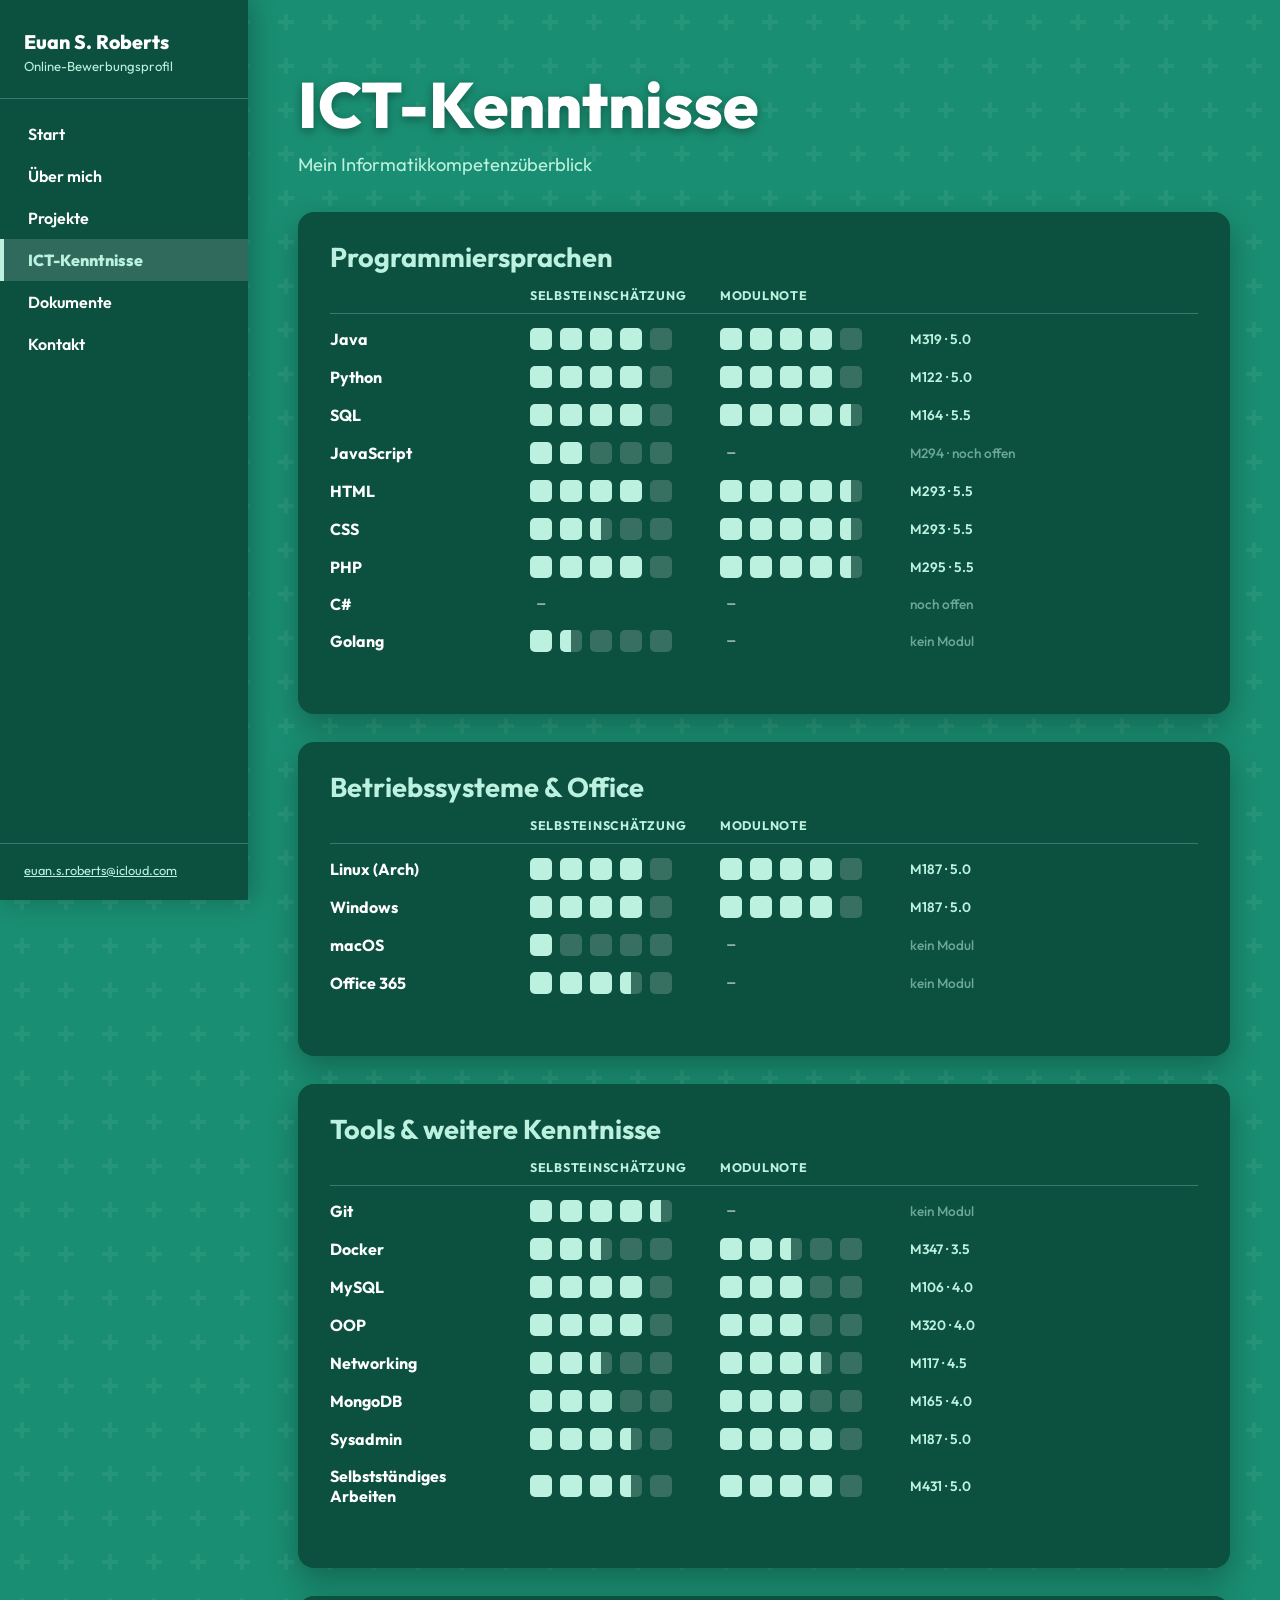
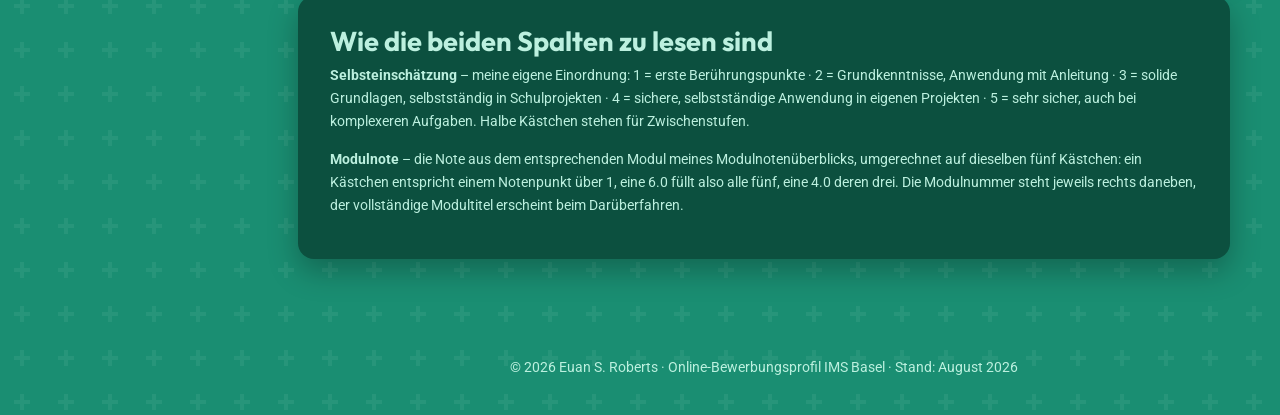
<file: subpages/ict_skills.html>
<!DOCTYPE html>
<html lang="de">
  <head>
    <meta charset="UTF-8" />
    <meta name="viewport" content="width=device-width, initial-scale=1.0" />
    <title>ICT-Kenntnisse | Euan S. Roberts</title>
    <meta name="description" content="Informatikkompetenzüberblick von Euan S. Roberts: Programmiersprachen, Betriebssysteme, Tools und weitere Kenntnisse." />
    <meta name="author" content="Euan S. Roberts" />
    <link rel="icon" href="../favicon.svg" type="image/svg+xml" />

    <!-- Vorschau, wenn der Link per Mail, Teams oder Chat geteilt wird -->
    <meta property="og:type" content="website" />
    <meta property="og:site_name" content="Euan S. Roberts – Online-Bewerbungsprofil" />
    <meta property="og:locale" content="de_CH" />
    <meta property="og:title" content="ICT-Kenntnisse – Euan S. Roberts" />
    <meta property="og:description" content="Informatikkompetenzüberblick von Euan S. Roberts: Programmiersprachen, Betriebssysteme, Tools und weitere Kenntnisse." />
    <meta property="og:url" content="https://euansroberts.github.io/online-profil/subpages/ict_skills.html" />
    <meta name="twitter:card" content="summary" />

    <link rel="preconnect" href="https://fonts.googleapis.com">
    <link rel="preconnect" href="https://fonts.gstatic.com" crossorigin>
    <link href="https://fonts.googleapis.com/css2?family=Outfit:wght@300..800&family=Roboto:wght@400;500&display=swap" rel="stylesheet">
    <link rel="stylesheet" href="../styles/style.css">
    <script src="../scripts/script.js" defer></script>
  </head>
  <body style="--h: 165.5;">

    <nav class="sidebar" aria-label="Hauptnavigation">
      <a class="sidebar-brand" href="../index.html">
        <span class="brand-name">Euan S. Roberts</span>
        <span class="brand-role">Online-Bewerbungsprofil</span>
      </a>
      <ul class="nav-list">
        <li><a href="../index.html">Start</a></li>
        <li><a href="about_me.html">Über mich</a></li>
        <li><a href="projects.html">Projekte</a></li>
        <li><a href="ict_skills.html" class="active" aria-current="page">ICT-Kenntnisse</a></li>
        <li><a href="documents.html">Dokumente</a></li>
        <li><a href="contact.html">Kontakt</a></li>
      </ul>
      <div class="sidebar-foot">
        <a href="mailto:euan.s.roberts@icloud.com">euan.s.roberts@icloud.com</a>
      </div>
    </nav>

    <main class="page">
      <h1 class="page-title">ICT-Kenntnisse</h1>
      <p class="page-subtitle">Mein Informatikkompetenzüberblick</p>

      <section class="card">
        <h2>Programmiersprachen</h2>
        <div class="skill-group">
          <div class="skill-head" aria-hidden="true">
            <span></span>
            <span>Selbsteinschätzung</span>
            <span>Modulnote</span>
            <span></span>
          </div>
          <div class="skill">
            <span class="skill-name">Java</span>
            <span class="skill-dots" data-col="Selbsteinschätzung"><i class="dot on"></i><i class="dot on"></i><i class="dot on"></i><i class="dot on"></i><i class="dot"></i></span>
            <span class="skill-dots" data-col="Modulnote"><i class="dot on"></i><i class="dot on"></i><i class="dot on"></i><i class="dot on"></i><i class="dot"></i></span>
            <span class="skill-note" title="M319 – Applikationen entwerfen und implementieren">M319 · 5.0</span>
          </div>
          <div class="skill">
            <span class="skill-name">Python</span>
            <span class="skill-dots" data-col="Selbsteinschätzung"><i class="dot on"></i><i class="dot on"></i><i class="dot on"></i><i class="dot on"></i><i class="dot"></i></span>
            <span class="skill-dots" data-col="Modulnote"><i class="dot on"></i><i class="dot on"></i><i class="dot on"></i><i class="dot on"></i><i class="dot"></i></span>
            <span class="skill-note" title="M122 – Abläufe mit einer Scriptsprache automatisieren">M122 · 5.0</span>
          </div>
          <div class="skill">
            <span class="skill-name">SQL</span>
            <span class="skill-dots" data-col="Selbsteinschätzung"><i class="dot on"></i><i class="dot on"></i><i class="dot on"></i><i class="dot on"></i><i class="dot"></i></span>
            <span class="skill-dots" data-col="Modulnote"><i class="dot on"></i><i class="dot on"></i><i class="dot on"></i><i class="dot on"></i><i class="dot half"></i></span>
            <span class="skill-note" title="M164 – Datenbanken erstellen und Daten einfügen">M164 · 5.5</span>
          </div>
          <div class="skill">
            <span class="skill-name">JavaScript</span>
            <span class="skill-dots" data-col="Selbsteinschätzung"><i class="dot on"></i><i class="dot on"></i><i class="dot"></i><i class="dot"></i><i class="dot"></i></span>
            <span class="skill-dots skill-dots-empty" data-col="Modulnote">–</span>
            <span class="skill-note skill-note-empty" title="M294 – Frontend einer interaktiven Webapplikation realisieren">M294 · noch offen</span>
          </div>
          <div class="skill">
            <span class="skill-name">HTML</span>
            <span class="skill-dots" data-col="Selbsteinschätzung"><i class="dot on"></i><i class="dot on"></i><i class="dot on"></i><i class="dot on"></i><i class="dot"></i></span>
            <span class="skill-dots" data-col="Modulnote"><i class="dot on"></i><i class="dot on"></i><i class="dot on"></i><i class="dot on"></i><i class="dot half"></i></span>
            <span class="skill-note" title="M293 – Webauftritt erstellen und veröffentlichen">M293 · 5.5</span>
          </div>
          <div class="skill">
            <span class="skill-name">CSS</span>
            <span class="skill-dots" data-col="Selbsteinschätzung"><i class="dot on"></i><i class="dot on"></i><i class="dot half"></i><i class="dot"></i><i class="dot"></i></span>
            <span class="skill-dots" data-col="Modulnote"><i class="dot on"></i><i class="dot on"></i><i class="dot on"></i><i class="dot on"></i><i class="dot half"></i></span>
            <span class="skill-note" title="M293 – Webauftritt erstellen und veröffentlichen">M293 · 5.5</span>
          </div>
          <div class="skill">
            <span class="skill-name">PHP</span>
            <span class="skill-dots" data-col="Selbsteinschätzung"><i class="dot on"></i><i class="dot on"></i><i class="dot on"></i><i class="dot on"></i><i class="dot"></i></span>
            <span class="skill-dots" data-col="Modulnote"><i class="dot on"></i><i class="dot on"></i><i class="dot on"></i><i class="dot on"></i><i class="dot half"></i></span>
            <span class="skill-note" title="M295 – Backend für Applikationen realisieren">M295 · 5.5</span>
          </div>
          <div class="skill">
            <span class="skill-name">C#</span>
            <span class="skill-dots skill-dots-empty" data-col="Selbsteinschätzung">–</span>
            <span class="skill-dots skill-dots-empty" data-col="Modulnote">–</span>
            <span class="skill-note skill-note-empty">noch offen</span>
          </div>
          <div class="skill">
            <span class="skill-name">Golang</span>
            <span class="skill-dots" data-col="Selbsteinschätzung"><i class="dot on"></i><i class="dot half"></i><i class="dot"></i><i class="dot"></i><i class="dot"></i></span>
            <span class="skill-dots skill-dots-empty" data-col="Modulnote">–</span>
            <span class="skill-note skill-note-empty">kein Modul</span>
          </div>
        </div>
      </section>

      <section class="card">
        <h2>Betriebssysteme &amp; Office</h2>
        <div class="skill-group">
          <div class="skill-head" aria-hidden="true">
            <span></span>
            <span>Selbsteinschätzung</span>
            <span>Modulnote</span>
            <span></span>
          </div>
          <div class="skill">
            <span class="skill-name">Linux (Arch)</span>
            <span class="skill-dots" data-col="Selbsteinschätzung"><i class="dot on"></i><i class="dot on"></i><i class="dot on"></i><i class="dot on"></i><i class="dot"></i></span>
            <span class="skill-dots" data-col="Modulnote"><i class="dot on"></i><i class="dot on"></i><i class="dot on"></i><i class="dot on"></i><i class="dot"></i></span>
            <span class="skill-note" title="M187 – ICT-Arbeitsplatz mit Betriebssystem in Betrieb nehmen">M187 · 5.0</span>
          </div>
          <div class="skill">
            <span class="skill-name">Windows</span>
            <span class="skill-dots" data-col="Selbsteinschätzung"><i class="dot on"></i><i class="dot on"></i><i class="dot on"></i><i class="dot on"></i><i class="dot"></i></span>
            <span class="skill-dots" data-col="Modulnote"><i class="dot on"></i><i class="dot on"></i><i class="dot on"></i><i class="dot on"></i><i class="dot"></i></span>
            <span class="skill-note" title="M187 – ICT-Arbeitsplatz mit Betriebssystem in Betrieb nehmen">M187 · 5.0</span>
          </div>
          <div class="skill">
            <span class="skill-name">macOS</span>
            <span class="skill-dots" data-col="Selbsteinschätzung"><i class="dot on"></i><i class="dot"></i><i class="dot"></i><i class="dot"></i><i class="dot"></i></span>
            <span class="skill-dots skill-dots-empty" data-col="Modulnote">–</span>
            <span class="skill-note skill-note-empty">kein Modul</span>
          </div>
          <div class="skill">
            <span class="skill-name">Office 365</span>
            <span class="skill-dots" data-col="Selbsteinschätzung"><i class="dot on"></i><i class="dot on"></i><i class="dot on"></i><i class="dot half"></i><i class="dot"></i></span>
            <span class="skill-dots skill-dots-empty" data-col="Modulnote">–</span>
            <span class="skill-note skill-note-empty">kein Modul</span>
          </div>
        </div>
      </section>

      <section class="card">
        <h2>Tools &amp; weitere Kenntnisse</h2>
        <div class="skill-group">
          <div class="skill-head" aria-hidden="true">
            <span></span>
            <span>Selbsteinschätzung</span>
            <span>Modulnote</span>
            <span></span>
          </div>
          <div class="skill">
            <span class="skill-name">Git</span>
            <span class="skill-dots" data-col="Selbsteinschätzung"><i class="dot on"></i><i class="dot on"></i><i class="dot on"></i><i class="dot on"></i><i class="dot half"></i></span>
            <span class="skill-dots skill-dots-empty" data-col="Modulnote">–</span>
            <span class="skill-note skill-note-empty">kein Modul</span>
          </div>
          <div class="skill">
            <span class="skill-name">Docker</span>
            <span class="skill-dots" data-col="Selbsteinschätzung"><i class="dot on"></i><i class="dot on"></i><i class="dot half"></i><i class="dot"></i><i class="dot"></i></span>
            <span class="skill-dots" data-col="Modulnote"><i class="dot on"></i><i class="dot on"></i><i class="dot half"></i><i class="dot"></i><i class="dot"></i></span>
            <span class="skill-note" title="M347 – Dienst mit Container anwenden">M347 · 3.5</span>
          </div>
          <div class="skill">
            <span class="skill-name">MySQL</span>
            <span class="skill-dots" data-col="Selbsteinschätzung"><i class="dot on"></i><i class="dot on"></i><i class="dot on"></i><i class="dot on"></i><i class="dot"></i></span>
            <span class="skill-dots" data-col="Modulnote"><i class="dot on"></i><i class="dot on"></i><i class="dot on"></i><i class="dot"></i><i class="dot"></i></span>
            <span class="skill-note" title="M106 – Datenbanken abfragen, bearbeiten und warten">M106 · 4.0</span>
          </div>
          <div class="skill">
            <span class="skill-name">OOP</span>
            <span class="skill-dots" data-col="Selbsteinschätzung"><i class="dot on"></i><i class="dot on"></i><i class="dot on"></i><i class="dot on"></i><i class="dot"></i></span>
            <span class="skill-dots" data-col="Modulnote"><i class="dot on"></i><i class="dot on"></i><i class="dot on"></i><i class="dot"></i><i class="dot"></i></span>
            <span class="skill-note" title="M320 – Objektorientiert Programmieren">M320 · 4.0</span>
          </div>
          <div class="skill">
            <span class="skill-name">Networking</span>
            <span class="skill-dots" data-col="Selbsteinschätzung"><i class="dot on"></i><i class="dot on"></i><i class="dot half"></i><i class="dot"></i><i class="dot"></i></span>
            <span class="skill-dots" data-col="Modulnote"><i class="dot on"></i><i class="dot on"></i><i class="dot on"></i><i class="dot half"></i><i class="dot"></i></span>
            <span class="skill-note" title="M117 – Informatik- und Netzinfrastruktur für ein kleines Unternehmen realisieren">M117 · 4.5</span>
          </div>
          <div class="skill">
            <span class="skill-name">MongoDB</span>
            <span class="skill-dots" data-col="Selbsteinschätzung"><i class="dot on"></i><i class="dot on"></i><i class="dot on"></i><i class="dot"></i><i class="dot"></i></span>
            <span class="skill-dots" data-col="Modulnote"><i class="dot on"></i><i class="dot on"></i><i class="dot on"></i><i class="dot"></i><i class="dot"></i></span>
            <span class="skill-note" title="M165 – NoSQL-Datenbanken einsetzen">M165 · 4.0</span>
          </div>
          <div class="skill">
            <span class="skill-name">Sysadmin</span>
            <span class="skill-dots" data-col="Selbsteinschätzung"><i class="dot on"></i><i class="dot on"></i><i class="dot on"></i><i class="dot half"></i><i class="dot"></i></span>
            <span class="skill-dots" data-col="Modulnote"><i class="dot on"></i><i class="dot on"></i><i class="dot on"></i><i class="dot on"></i><i class="dot"></i></span>
            <span class="skill-note" title="M187 – ICT-Arbeitsplatz mit Betriebssystem in Betrieb nehmen">M187 · 5.0</span>
          </div>
          <div class="skill">
            <span class="skill-name">Selbstständiges Arbeiten</span>
            <span class="skill-dots" data-col="Selbsteinschätzung"><i class="dot on"></i><i class="dot on"></i><i class="dot on"></i><i class="dot half"></i><i class="dot"></i></span>
            <span class="skill-dots" data-col="Modulnote"><i class="dot on"></i><i class="dot on"></i><i class="dot on"></i><i class="dot on"></i><i class="dot"></i></span>
            <span class="skill-note" title="M431 – Aufträge im eigenen Berufsumfeld selbständig durchführen">M431 · 5.0</span>
          </div>
        </div>
      </section>

      <section class="card">
        <h2>Wie die beiden Spalten zu lesen sind</h2>
        <p class="legend">
          <strong>Selbsteinschätzung</strong> – meine eigene Einordnung:
          1 = erste Berührungspunkte · 2 = Grundkenntnisse, Anwendung mit
          Anleitung · 3 = solide Grundlagen, selbstständig in Schulprojekten ·
          4 = sichere, selbstständige Anwendung in eigenen Projekten ·
          5 = sehr sicher, auch bei komplexeren Aufgaben.
          Halbe Kästchen stehen für Zwischenstufen.
        </p>
        <p class="legend">
          <strong>Modulnote</strong> – die Note aus dem entsprechenden Modul
          meines Modulnotenüberblicks, umgerechnet auf dieselben fünf Kästchen:
          ein Kästchen entspricht einem Notenpunkt über 1, eine 6.0 füllt also
          alle fünf, eine 4.0 deren drei. Die Modulnummer steht jeweils rechts
          daneben, der vollständige Modultitel erscheint beim Darüberfahren.
        </p>
      </section>

    </main>

    <footer class="site-footer">
      <p>© 2026 Euan S. Roberts · Online-Bewerbungsprofil IMS Basel · Stand: August 2026</p>
    </footer>
  </body>
</html>
</file>
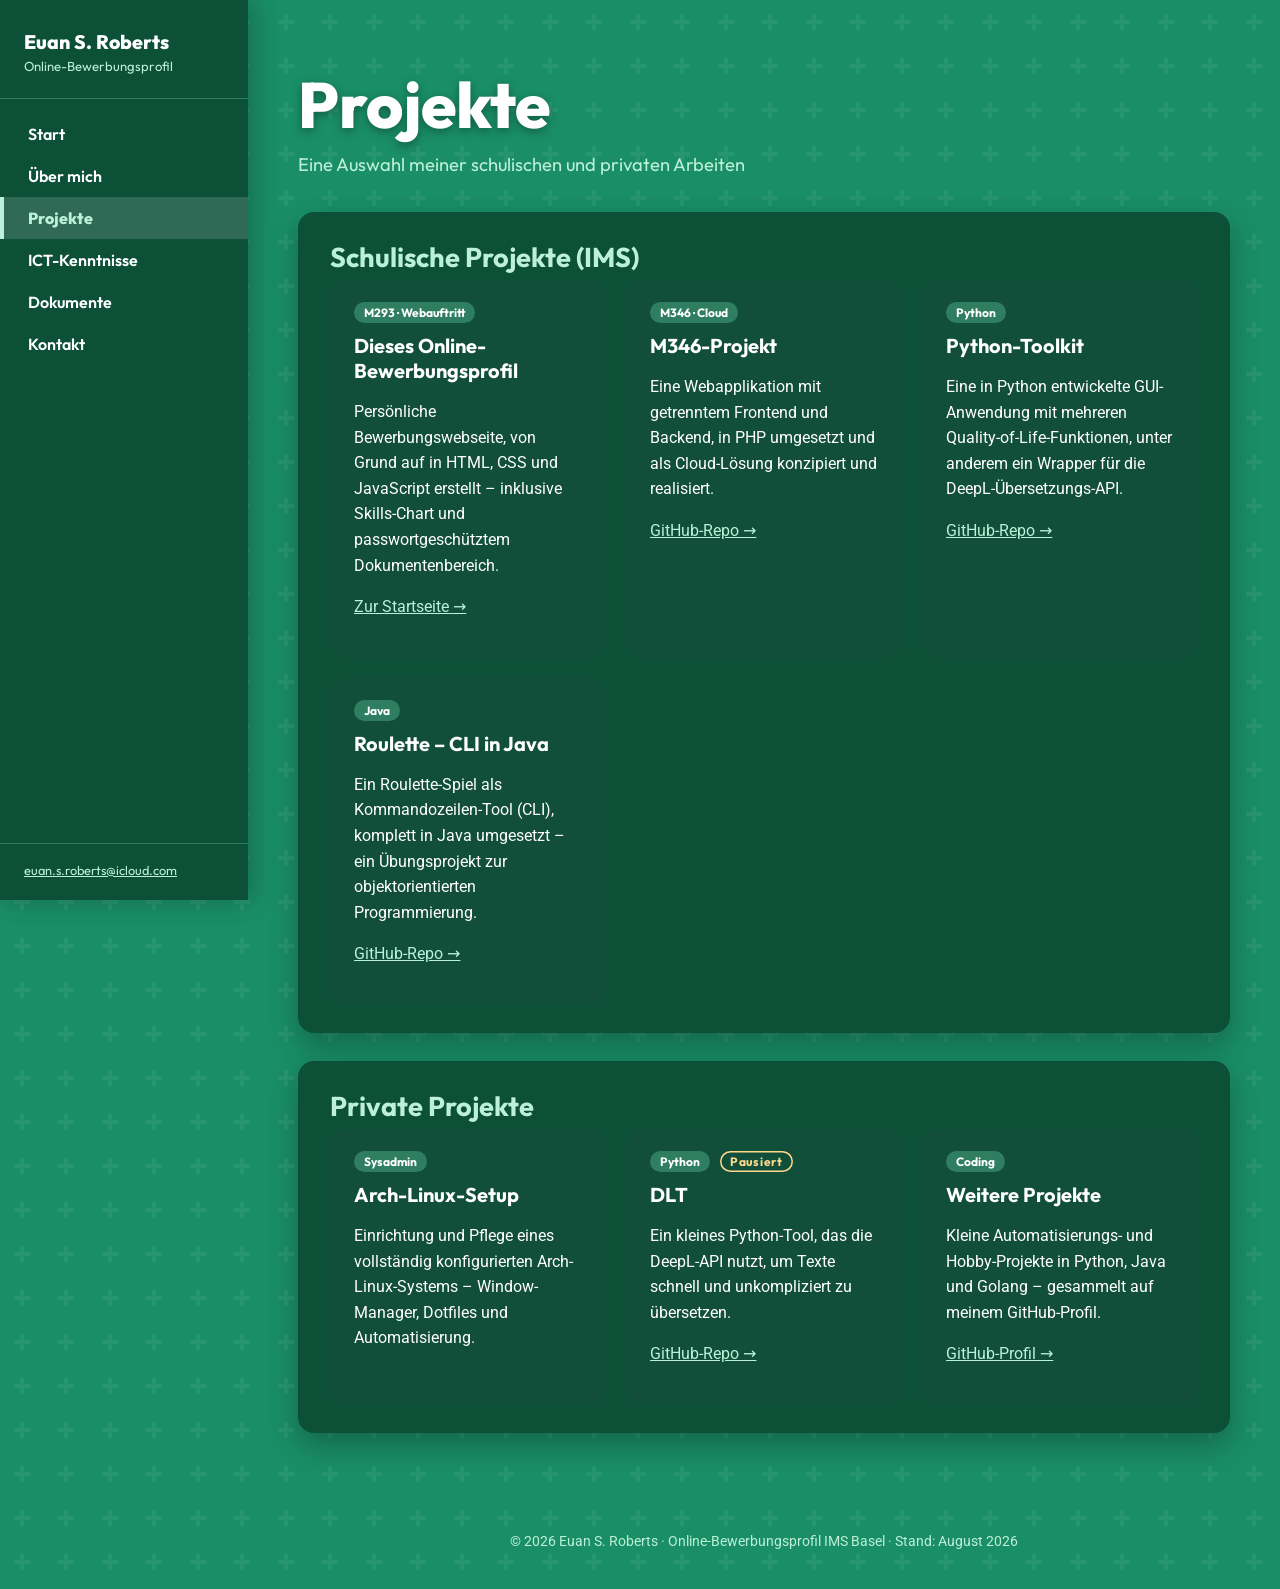
<file: subpages/projects.html>
<!DOCTYPE html>
<html lang="de">
  <head>
    <meta charset="UTF-8" />
    <meta name="viewport" content="width=device-width, initial-scale=1.0" />
    <title>Projekte | Euan S. Roberts</title>
    <meta name="description" content="Schulische und private Arbeitsbeispiele von Euan S. Roberts – Webentwicklung, Cloud-Projekt, Python-Werkzeuge und Java." />
    <meta name="author" content="Euan S. Roberts" />
    <link rel="icon" href="../favicon.svg" type="image/svg+xml" />

    <!-- Vorschau, wenn der Link per Mail, Teams oder Chat geteilt wird -->
    <meta property="og:type" content="website" />
    <meta property="og:site_name" content="Euan S. Roberts – Online-Bewerbungsprofil" />
    <meta property="og:locale" content="de_CH" />
    <meta property="og:title" content="Projekte – Euan S. Roberts" />
    <meta property="og:description" content="Schulische und private Arbeitsbeispiele von Euan S. Roberts – Webentwicklung, Cloud-Projekt, Python-Werkzeuge und Java." />
    <meta property="og:url" content="https://euansroberts.github.io/online-profil/subpages/projects.html" />
    <meta name="twitter:card" content="summary" />

    <link rel="preconnect" href="https://fonts.googleapis.com">
    <link rel="preconnect" href="https://fonts.gstatic.com" crossorigin>
    <link href="https://fonts.googleapis.com/css2?family=Outfit:wght@300..800&family=Roboto:wght@400;500&display=swap" rel="stylesheet">
    <link rel="stylesheet" href="../styles/style.css">
    <script src="../scripts/script.js" defer></script>
  </head>
  <body style="--h: 159;">

    <nav class="sidebar" aria-label="Hauptnavigation">
      <a class="sidebar-brand" href="../index.html">
        <span class="brand-name">Euan S. Roberts</span>
        <span class="brand-role">Online-Bewerbungsprofil</span>
      </a>
      <ul class="nav-list">
        <li><a href="../index.html">Start</a></li>
        <li><a href="about_me.html">Über mich</a></li>
        <li><a href="projects.html" class="active" aria-current="page">Projekte</a></li>
        <li><a href="ict_skills.html">ICT-Kenntnisse</a></li>
        <li><a href="documents.html">Dokumente</a></li>
        <li><a href="contact.html">Kontakt</a></li>
      </ul>
      <div class="sidebar-foot">
        <a href="mailto:euan.s.roberts@icloud.com">euan.s.roberts@icloud.com</a>
      </div>
    </nav>

    <main class="page">
      <h1 class="page-title">Projekte</h1>
      <p class="page-subtitle">Eine Auswahl meiner schulischen und privaten Arbeiten</p>

      <section class="card">
        <h2>Schulische Projekte (IMS)</h2>
        <div class="project-grid">

          <article class="project">
            <span class="tag">M293 · Webauftritt</span>
            <h3>Dieses Online-Bewerbungsprofil</h3>
            <p>
              Persönliche Bewerbungswebseite, von Grund auf in HTML, CSS und
              JavaScript erstellt – inklusive Skills-Chart und passwortgeschütztem
              Dokumentenbereich.
            </p>
            <p><a href="../index.html">Zur Startseite&nbsp;→</a></p>
          </article>

          <article class="project">
            <span class="tag">M346 · Cloud</span>
            <h3>M346-Projekt</h3>
            <p>
              Eine Webapplikation mit getrenntem Frontend und Backend, in PHP
              umgesetzt und als Cloud-Lösung konzipiert und realisiert.
            </p>
            <p><a href="https://github.com/euansroberts/m346-project" target="_blank" rel="noopener">GitHub-Repo&nbsp;→</a></p>
          </article>

          <article class="project">
            <span class="tag">Python</span>
            <h3>Python-Toolkit</h3>
            <p>
              Eine in Python entwickelte GUI-Anwendung mit mehreren
              Quality-of-Life-Funktionen, unter anderem ein Wrapper für die
              DeepL-Übersetzungs-API.
            </p>
            <p><a href="https://github.com/euansroberts/Python-Toolkit" target="_blank" rel="noopener">GitHub-Repo&nbsp;→</a></p>
          </article>

          <article class="project">
            <span class="tag">Java</span>
            <h3>Roulette – CLI in Java</h3>
            <p>
              Ein Roulette-Spiel als Kommandozeilen-Tool (CLI), komplett in Java
              umgesetzt – ein Übungsprojekt zur objektorientierten Programmierung.
            </p>
            <p><a href="https://github.com/euansroberts/gambling" target="_blank" rel="noopener">GitHub-Repo&nbsp;→</a></p>
          </article>

        </div>
      </section>

      <section class="card">
        <h2>Private Projekte</h2>
        <div class="project-grid">

          <article class="project">
            <span class="tag">Sysadmin</span>
            <h3>Arch-Linux-Setup</h3>
            <p>
              Einrichtung und Pflege eines vollständig konfigurierten
              Arch-Linux-Systems – Window-Manager, Dotfiles und Automatisierung.
            </p>
          </article>

          <article class="project">
            <span class="tag">Python</span>
            <span class="tag tag-paused">Pausiert</span>
            <h3>DLT</h3>
            <p>
              Ein kleines Python-Tool, das die DeepL-API nutzt, um Texte
              schnell und unkompliziert zu übersetzen.
            </p>
            <p><a href="https://github.com/euansroberts/DLT" target="_blank" rel="noopener">GitHub-Repo&nbsp;→</a></p>
          </article>

          <article class="project">
            <span class="tag">Coding</span>
            <h3>Weitere Projekte</h3>
            <p>
              Kleine Automatisierungs- und Hobby-Projekte in Python, Java und
              Golang – gesammelt auf meinem GitHub-Profil.
            </p>
            <p><a href="https://github.com/euansroberts" target="_blank" rel="noopener">GitHub-Profil&nbsp;→</a></p>
          </article>

        </div>
      </section>

    </main>

    <footer class="site-footer">
      <p>© 2026 Euan S. Roberts · Online-Bewerbungsprofil IMS Basel · Stand: August 2026</p>
    </footer>
  </body>
</html>
</file>
<file: styles/style.css>
/* ============================================================
   Online-Bewerbungsprofil – Euan S. Roberts
   Shared stylesheet for all pages
   ============================================================ */

:root {
  /* Whole theme is derived from a single hue (--h). Each page sets its
     own --h on <body>, shifting subtly from green (Home) to teal (last
     menu item). Lightness stays dark so white text is always readable.
     NOTE: the --green-* colors are declared on `body` (not here) so that
     each page's `--h` actually re-computes them. */
  --h: 146;
  --white:  #ffffff;

  /* Outfit für Titel, Navigation und UI; Roboto für Fliesstext. Beides
     wird hier einmal festgelegt, damit keine Seite es lokal überschreibt. */
  --font-head: "Outfit", system-ui, sans-serif;
  --font-body: "Roboto", system-ui, sans-serif;

  --sidebar-w: 248px;

  --radius: 16px;
  --shadow: 0 12px 30px rgba(0, 0, 0, 0.28);
}

* { box-sizing: border-box; }

html { scroll-behavior: smooth; }

/* ============================================================
   Page transitions (CSS only, via the View Transitions API).
   When navigating, the previous page floats up and out of the
   screen while the new page is revealed underneath.
   Works in Chromium browsers served over http(s); other browsers
   simply navigate instantly with no animation.
   ============================================================ */
@view-transition { navigation: auto; }

/* Duration scales with how many menu steps the jump covers
   (--vt-distance is set by script.js; defaults to 2). */
::view-transition-group(root) {
  --vt-dur: calc(0.32s + var(--vt-distance, 2) * 0.11s);
}

/* The leaving page stays on top and floats out; the new page is
   revealed underneath. Default (and "up") = float up off the top. */
::view-transition-old(root) {
  z-index: 2;
  animation: page-float-up var(--vt-dur, 0.55s) ease forwards;
}

::view-transition-new(root) {
  z-index: 1;
  animation: page-fade-in var(--vt-dur, 0.55s) ease forwards;
}

/* Going UP the menu (e.g. Projects -> Home): float down off the bottom */
html:active-view-transition-type(down)::view-transition-old(root) {
  animation: page-float-down var(--vt-dur, 0.55s) ease forwards;
}

@keyframes page-float-up {
  to { transform: translateY(-100%); opacity: 0; }
}

@keyframes page-float-down {
  to { transform: translateY(100%); opacity: 0; }
}

@keyframes page-fade-in {
  /* Start fully transparent so the new theme colour cross-fades with the
     outgoing page as it slides away, instead of being revealed abruptly. */
  from { opacity: 0; transform: translateY(14px); }
  to   { opacity: 1; transform: translateY(0); }
}

/* Respect users who prefer reduced motion */
@media (prefers-reduced-motion: reduce) {
  ::view-transition-old(root),
  ::view-transition-new(root) { animation: none; }
}

body {
  /* Derived here so each page's own --h (set inline on <body>) recomputes them */
  --green-page:   hsl(var(--h), 69%, 33%);
  --green-panel:  hsl(var(--h), 74%, 18%);
  --green-panel-2:hsl(var(--h), 64%, 19%);
  --green-line:   hsl(var(--h), 45%, 34%);
  --accent-light: hsl(calc(var(--h) - 5), 63%, 84%);

  margin: 0;
  min-height: 100vh;
  font-family: var(--font-body);
  color: var(--white);

  /* Die Sidebar liegt fix am linken Rand, der Inhalt rückt daneben */
  padding-left: var(--sidebar-w);

  /* Green background with a repeating pattern of small white plus signs */
  background-color: var(--green-page);
  background-image: url("data:image/svg+xml,%3Csvg%20xmlns='http://www.w3.org/2000/svg'%20width='44'%20height='44'%3E%3Cpath%20d='M20%2014h4v6h6v4h-6v6h-4v-6h-6v-4h6z'%20fill='%23ffffff'%20fill-opacity='0.06'/%3E%3C/svg%3E");
  background-size: 44px 44px;
}

/* Titel, Navigation und UI-Elemente in Outfit, alles andere in Roboto */
h1, h2, h3,
.page-title,
.page-subtitle,
.sidebar,
.btn,
.tag,
.skill-name,
.data-table th {
  font-family: var(--font-head);
}

/* ---------- Generic layout for content pages ---------- */

.page {
  max-width: 980px;
  margin: 0 auto;
  padding: 64px 24px 72px;
}

.page-title {
  font-size: clamp(2.4rem, 6vw, 4rem);
  font-weight: 800;
  margin: 0 0 8px;
  text-shadow: 0 3px 10px rgba(0, 0, 0, 0.35);
}

.page-subtitle {
  font-size: 1.15rem;
  font-weight: 400;
  margin: 0 0 36px;
  color: var(--accent-light);
}

/* A solid-green card – the repeating pattern never shows behind text */
.card {
  background-color: var(--green-panel);
  border-radius: var(--radius);
  box-shadow: var(--shadow);
  padding: 28px 32px;
  margin-bottom: 28px;
}

.card h2 {
  margin: 0 0 6px;
  font-size: 1.7rem;
  color: var(--accent-light);
}

.card h3 {
  margin: 22px 0 10px;
  font-size: 1.25rem;
}

.card p { line-height: 1.6; }

a { color: var(--accent-light); }
a:hover { color: var(--white); }

/* ---------- Definition tables (CV / data rows) ---------- */

.data-table {
  width: 100%;
  border-collapse: collapse;
}

.data-table th,
.data-table td {
  text-align: left;
  vertical-align: top;
  padding: 12px 14px;
  border-bottom: 1px solid var(--green-line);
  line-height: 1.5;
}

.data-table th {
  width: 32%;
  font-weight: 700;
  color: var(--accent-light);
}

.data-table tr:last-child th,
.data-table tr:last-child td { border-bottom: none; }

/* ============================================================
   HERO (Home / index)
   ============================================================ */

.hero {
  min-height: 100vh;
  display: flex;
  flex-direction: column;
  justify-content: center;
  align-items: center;
  text-align: center;
  padding: 24px;
}

/* Solid-green block behind the titles → no pattern behind the text */
.hero-inner {
  background-color: var(--green-panel);
  border-radius: 28px;
  box-shadow: var(--shadow);
  padding: 60px 70px;
  max-width: 1100px;
}

.hero h1 {
  font-size: clamp(1.3rem, 3vw, 2.3rem);
  font-weight: 600;
  line-height: 1.15;
  margin: 0 0 24px;
}

.hero h2 {
  font-size: clamp(1rem, 2.2vw, 1.7rem);
  font-weight: 500;
  margin: 0;
  color: var(--accent-light);
}

/* Short Kurzprofil under the hero */
.kurzprofil {
  max-width: 760px;
  margin: 28px auto 0;
  background-color: var(--green-panel);
  border-radius: var(--radius);
  box-shadow: var(--shadow);
  padding: 24px 30px;
  line-height: 1.65;
}

.kurzprofil h2 {
  margin: 0 0 10px;
  color: var(--accent-light);
  font-size: 1.3rem;
}

/* ============================================================
   SIDEBAR – feste Navigation am linken Rand.
   Immer sichtbar, nichts klappt auf oder zu. Die aktuelle Seite ist
   doppelt markiert: heller Grund plus Balken links (und im HTML
   zusätzlich aria-current="page" für Screenreader).
   ============================================================ */

.sidebar {
  position: fixed;
  top: 0;
  left: 0;
  bottom: 0;
  width: var(--sidebar-w);
  z-index: 100;
  display: flex;
  flex-direction: column;
  background-color: var(--green-panel);
  box-shadow: 4px 0 24px rgba(0, 0, 0, 0.25);
  overflow-y: auto;
  /* Eigener Name = eigene Gruppe: die Sidebar bleibt beim Seitenwechsel
     stehen, während nur der Inhalt weg- und hereinfliegt. */
  view-transition-name: sidebar;
}

.sidebar-brand {
  display: block;
  padding: 30px 24px 24px;
  color: var(--white);
  text-decoration: none;
  border-bottom: 1px solid var(--green-line);
}

.sidebar-brand:hover .brand-name { color: var(--accent-light); }

.brand-name {
  display: block;
  font-size: 1.22rem;
  font-weight: 800;
  line-height: 1.2;
  transition: color 0.18s ease;
}

.brand-role {
  display: block;
  margin-top: 5px;
  font-size: 0.82rem;
  color: var(--accent-light);
}

.nav-list {
  list-style: none;
  margin: 0;
  padding: 14px 0;
  flex: 1;
}

.nav-list a {
  display: block;
  padding: 11px 24px;
  border-left: 4px solid transparent;
  color: var(--white);
  font-weight: 600;
  text-decoration: none;
  transition: background 0.18s ease, color 0.18s ease;
}

.nav-list a:hover,
.nav-list a:focus-visible {
  background: rgba(255, 255, 255, 0.10);
  color: var(--white);
}

/* Aktuelle Seite */
.nav-list a.active {
  background: rgba(255, 255, 255, 0.15);
  border-left-color: var(--accent-light);
  color: var(--accent-light);
  font-weight: 800;
}

.sidebar-foot {
  padding: 16px 24px 20px;
  border-top: 1px solid var(--green-line);
  font-size: 0.8rem;
  line-height: 1.6;
}

.sidebar-foot a { word-break: break-all; }

/* ============================================================
   HOME – Hero und Kurzprofil, mittig auf einer Bildschirmhöhe
   ============================================================ */

.page-home {
  min-height: calc(100vh - 110px);
  display: flex;
  flex-direction: column;
  justify-content: center;
  align-items: center;
  gap: 40px;
}

.page-home .hero {
  min-height: auto;
  padding: 0;
  width: 100%;
}

.page-home .hero-inner {
  padding: 46px 56px;
  width: 100%;
  /* gleiche Breite wie das Kurzprofil darunter -> bündige Kanten */
  max-width: 760px;
}

.page-home .hero h1 {
  font-size: clamp(2rem, 5vw, 3.4rem);
  font-weight: 800;
  letter-spacing: -0.01em;
  margin-bottom: 14px;
}

.page-home .hero h2 {
  font-size: clamp(1rem, 2.2vw, 1.35rem);
  font-weight: 500;
}

.page-home .kurzprofil { margin: 0; width: 100%; }

/* ============================================================
   FUSSZEILE
   ============================================================ */

.site-footer {
  max-width: 980px;
  margin: 0 auto;
  padding: 0 24px 40px;
  text-align: center;
  font-size: 0.85rem;
  color: var(--accent-light);
}

.site-footer p { margin: 0; }

/* ============================================================
   ICT SKILLS chart
   ============================================================ */

.skill-group { margin-bottom: 26px; }

/* Vier Spalten: Name | Selbsteinschätzung | Modulnote | Modul und Note */
.skill,
.skill-head {
  display: grid;
  grid-template-columns: 170px 160px 160px 1fr;
  align-items: center;
  /* grosszügiger Abstand, damit die zwei Kästchenreihen nicht als eine
     durchgehende Reihe von zehn gelesen werden */
  gap: 30px;
  padding: 8px 0;
}

/* Spaltentitel über der ersten Zeile jeder Gruppe */
.skill-head {
  padding-bottom: 10px;
  margin-bottom: 6px;
  border-bottom: 1px solid var(--green-line);
  font-family: var(--font-head);
  font-size: 0.78rem;
  font-weight: 700;
  letter-spacing: 0.06em;
  text-transform: uppercase;
  color: var(--accent-light);
}

.skill-name { font-weight: 700; }

/* Modulnummer und Note rechts der Kästchen */
.skill-note {
  font-family: var(--font-head);
  font-size: 0.85rem;
  font-weight: 600;
  color: var(--accent-light);
}

/* Kein passendes Modul oder Note noch offen */
.skill-note-empty { opacity: 0.55; font-weight: 500; }

.skill-dots-empty {
  opacity: 0.55;
  font-weight: 700;
  padding-left: 6px;
}

.skill-dots { display: flex; gap: 8px; }

.dot {
  width: 22px;
  height: 22px;
  border-radius: 5px;
  background: rgba(255, 255, 255, 0.18);
}

.dot.on { background: var(--accent-light); }

.dot.half {
  background: linear-gradient(to right,
    var(--accent-light) 50%, rgba(255, 255, 255, 0.18) 50%);
}

.legend {
  font-size: 0.9rem;
  color: var(--accent-light);
  margin-top: 6px;
}

/* ============================================================
   PROJECTS
   ============================================================ */

.project-grid {
  display: grid;
  grid-template-columns: repeat(auto-fit, minmax(260px, 1fr));
  gap: 20px;
}

.project {
  background: var(--green-panel-2);
  border-radius: var(--radius);
  padding: 22px 24px;
}

.project h3 { margin-top: 0; }

.tag {
  display: inline-block;
  font-size: 0.75rem;
  font-weight: 700;
  background: var(--green-line);
  color: var(--white);
  border-radius: 999px;
  padding: 3px 10px;
  margin: 0 6px 10px 0;
}

/* Projekt liegt derzeit auf Eis */
.tag-paused {
  background: transparent;
  color: #ffd98a;
  box-shadow: inset 0 0 0 1.5px #ffd98a;
  letter-spacing: 0.06em;
}

/* ============================================================
   DOCUMENTS – download list + login gate
   ============================================================ */

.doc-list { list-style: none; padding: 0; margin: 0; }

.doc-list li {
  display: flex;
  justify-content: space-between;
  align-items: center;
  gap: 16px;
  padding: 14px 0;
  border-bottom: 1px solid var(--green-line);
}

.doc-list li:last-child { border-bottom: none; }

.btn {
  display: inline-block;
  background: var(--accent-light);
  color: var(--green-panel);
  font-weight: 700;
  text-decoration: none;
  padding: 9px 18px;
  border-radius: 999px;
  border: none;
  cursor: pointer;
  transition: transform 0.15s ease, background 0.15s ease;
}

.btn:hover { transform: translateY(-2px); background: var(--white); color: var(--green-panel); }

.login-form { max-width: 360px; }

.login-form label { display: block; margin: 14px 0 6px; font-weight: 700; }

.login-form input {
  width: 100%;
  padding: 11px 14px;
  border-radius: 10px;
  border: none;
  font-size: 1rem;
  font-family: inherit;
}

.login-error {
  color: #ffd0d0;
  margin-top: 14px;
  min-height: 1.2em;
  font-weight: 700;
}

/* Bar with the logout button, shown on the protected pages once unlocked */
.logout-bar {
  display: flex;
  align-items: center;
  justify-content: space-between;
  gap: 16px;
  margin: 0 0 28px;
  padding: 12px 20px;
  border: 1px solid var(--green-line);
  border-radius: 999px;
  background-color: var(--green-panel);
  box-shadow: var(--shadow);
  font-weight: 700;
}

.hidden { display: none; }

/* ============================================================
   CONTACT
   ============================================================ */

.contact-big {
  font-size: clamp(1.3rem, 3vw, 2rem);
  font-weight: 700;
  word-break: break-word;
}

/* ---------- Responsive ---------- */

/* Schmale Fenster: die Sidebar wird zur Kopfleiste über dem Inhalt */
@media (max-width: 860px) {
  body { padding-left: 0; }

  .sidebar {
    position: static;
    width: auto;
    box-shadow: var(--shadow);
    view-transition-name: none;
  }

  .sidebar-brand { padding: 20px 20px 14px; }

  .nav-list {
    display: flex;
    flex-wrap: wrap;
    gap: 4px;
    padding: 10px 14px 14px;
  }

  .nav-list a {
    padding: 8px 14px;
    border-left: none;
    border-bottom: 3px solid transparent;
    border-radius: 8px;
  }

  .nav-list a.active {
    border-left-color: transparent;
    border-bottom-color: var(--accent-light);
  }

  .sidebar-foot { display: none; }

  .page-home { min-height: 0; padding-top: 40px; }
}

/* Schmal: die Skill-Zeilen stapeln, jede Kästchenreihe bekommt ihren Titel */
@media (max-width: 760px) {
  .skill-head { display: none; }

  .skill {
    grid-template-columns: 1fr;
    gap: 6px;
    padding: 14px 0;
    border-bottom: 1px solid var(--green-line);
  }

  .skill-group .skill:last-child { border-bottom: none; }

  /* flex-basis 100% erzwingt einen Umbruch vor den Kästchen */
  .skill-dots { flex-wrap: wrap; }

  .skill-dots::before {
    content: attr(data-col);
    flex: 0 0 100%;
    margin-bottom: 4px;
    font-family: var(--font-head);
    font-size: 0.72rem;
    font-weight: 700;
    letter-spacing: 0.05em;
    text-transform: uppercase;
    color: var(--accent-light);
    opacity: 0.85;
  }
}

@media (max-width: 640px) {
  .hero-inner { padding: 40px 28px; }
  .page-home .hero-inner { padding: 34px 26px; }
  .data-table th { width: 40%; }
}

/* ---------- Druck: heller Grund, keine Navigation ---------- */

@media print {
  body {
    padding-left: 0;
    background-color: #fff;
    background-image: none;
    color: #111;
  }

  .sidebar,
  .site-footer,
  .btn,
  .login-form,
  .logout-bar { display: none !important; }

  .page { padding: 0; max-width: none; }

  .card,
  .hero-inner,
  .kurzprofil,
  .project {
    background-color: #fff;
    color: #111;
    box-shadow: none;
    border: 1px solid #bbb;
    break-inside: avoid;
  }

  .page-title,
  .page-subtitle,
  .card h2,
  .data-table th,
  .legend,
  a { color: #111; }

  .data-table th,
  .data-table td { border-bottom: 1px solid #ddd; }

  .tag { background: #eee; color: #111; }
  .dot { background: #ddd; }
  .dot.on { background: #555; }
}
</file>
